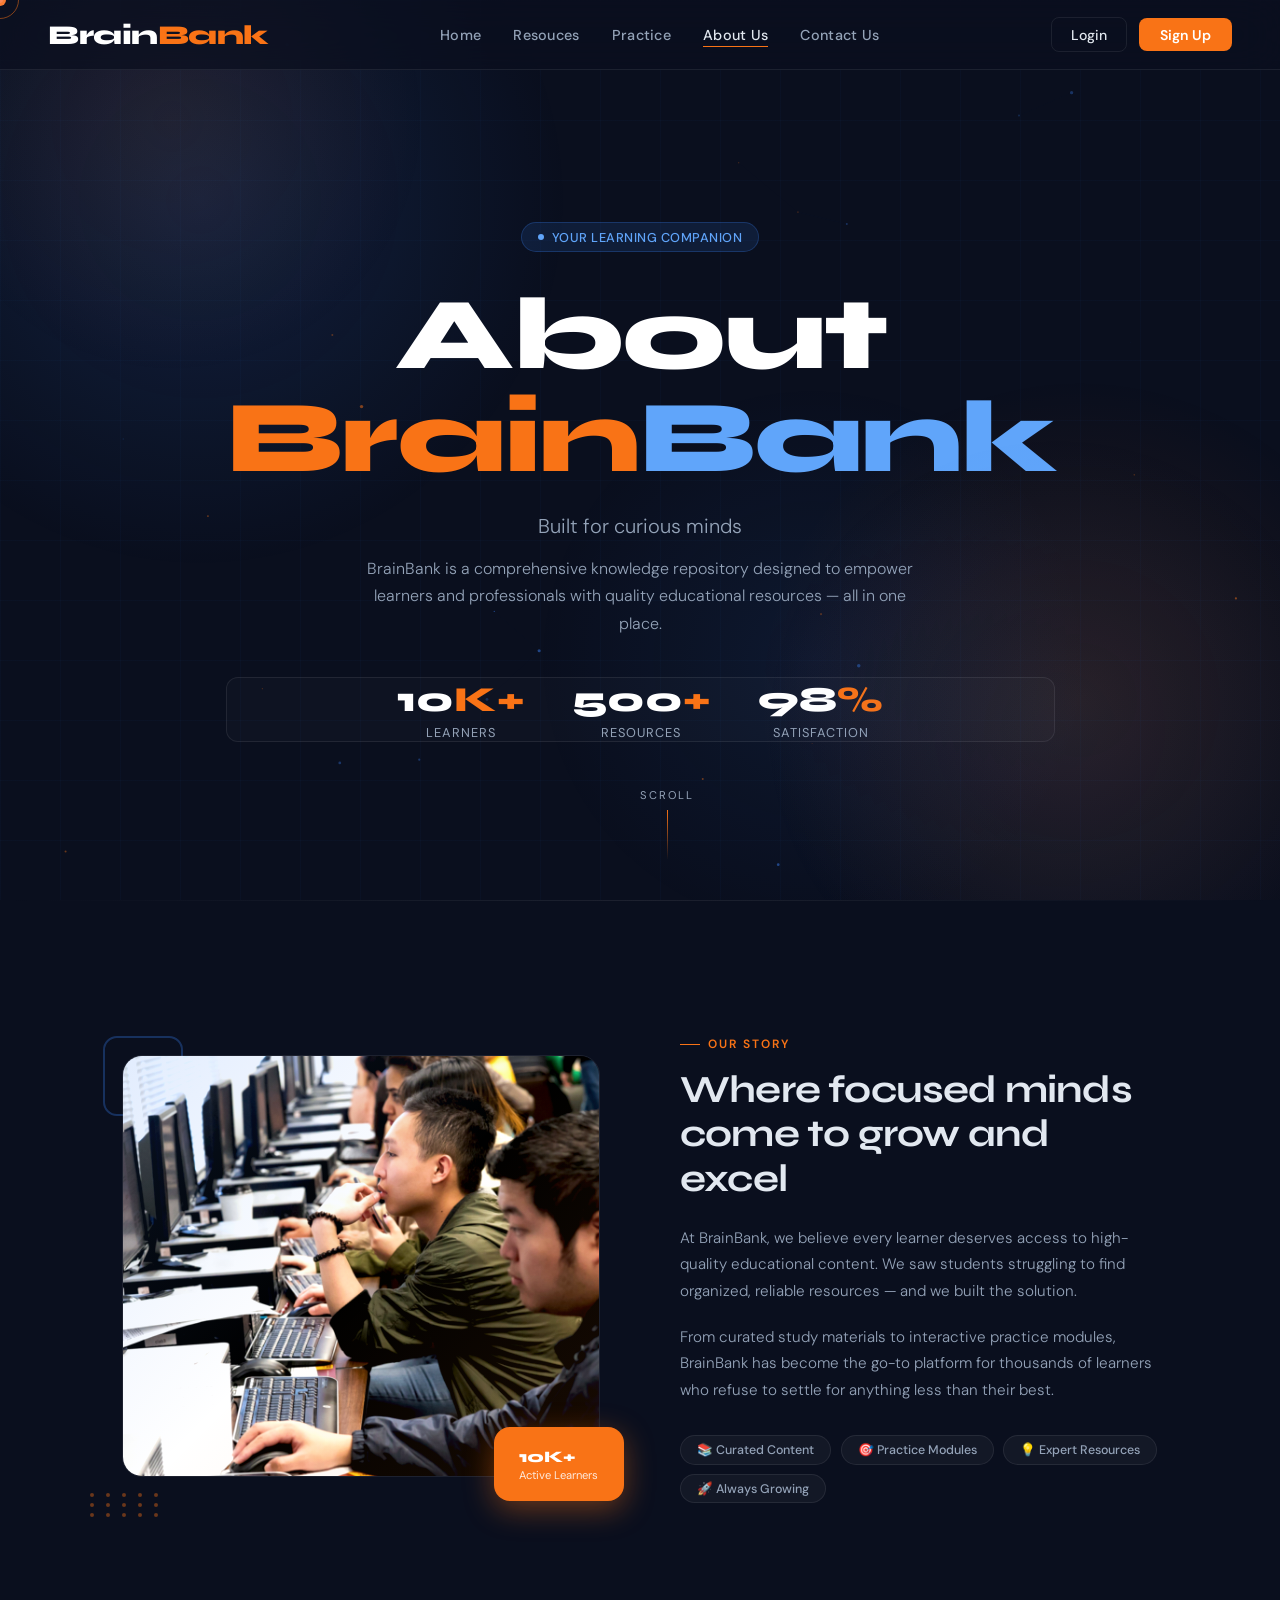
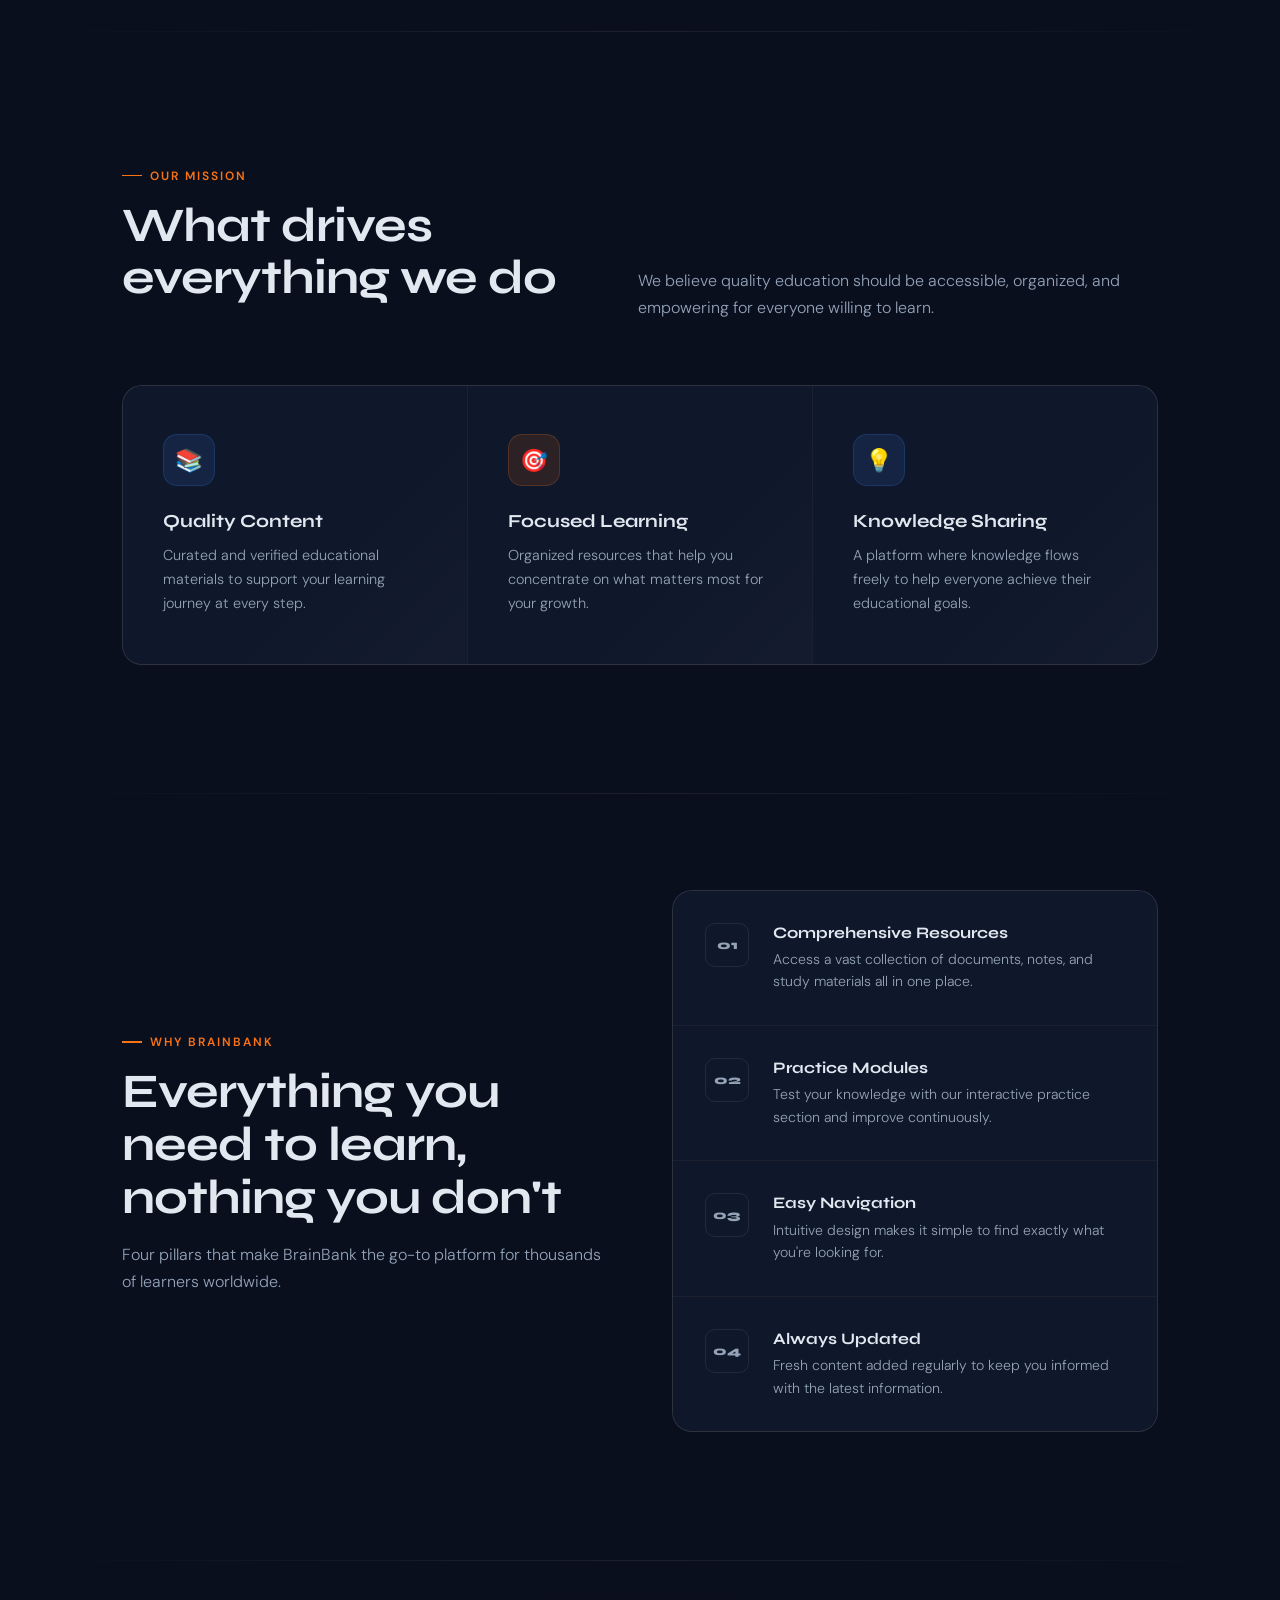
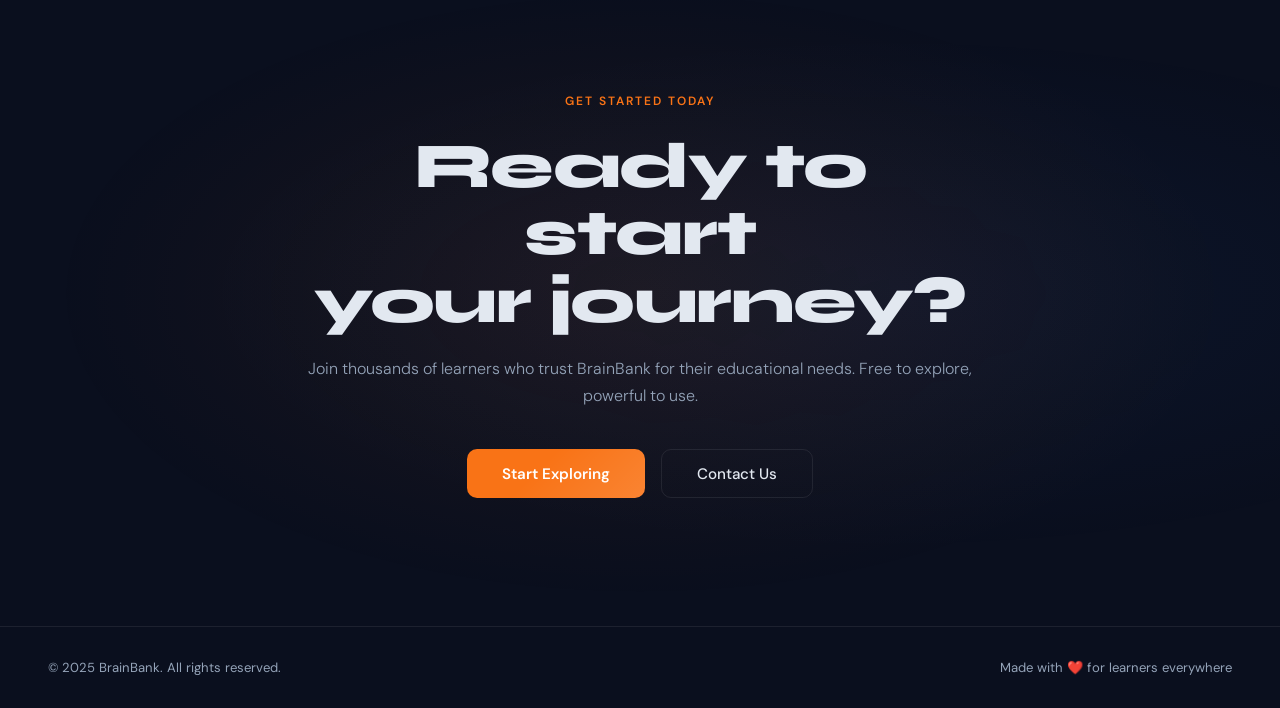
<file: html/aboutPage.html>
<!DOCTYPE html>
<html lang="en">

<head>
    <meta charset="UTF-8">
    <meta name="viewport" content="width=device-width, initial-scale=1.0">
    <title>About Us - BrainBank</title>
    <link
        href="https://fonts.googleapis.com/css2?family=Syne:wght@400;600;700;800&family=DM+Sans:ital,wght@0,300;0,400;0,500;1,300&display=swap"
        rel="stylesheet">
    <link rel="stylesheet" href="../css/style.css">
    <link rel="stylesheet" href="../css/aboutPage.css">
</head>

<body>
    <div class="cursor" id="cursor"></div>
    <div class="cursor-ring" id="cursorRing"></div>
    <div class="mesh-bg">
        <div class="mesh-blob"></div>
    </div>
    <div class="grid-overlay"></div>
    <canvas id="bg-canvas"></canvas>

    <div class="page-wrapper">

        <nav class="navbar" id="navbar">
            <h1 class="headText"><a href="./index.html">Brain<span class="bank">Bank</span></a></h1>
            <div class="nav-pages">
                <ul>
                    <li><a href="./index.html">Home</a></li>
                    <li><a href="./resourcepage.html">Resouces</a></li>
                    <li><a href="./practisePage.html">Practice</a></li>
                    <li><a href="./aboutPage.html" class="active">About Us</a></li>
                    <li><a href="./contactPage.html">Contact Us</a></li>
                </ul>
            </div>
            <div class="nav-actions">
                <button class="btn-login">Login</button>
                <button class="btn-signup">Sign Up</button>
            </div>
        </nav>

        <section class="hero">
            <div class="hero-content">
                <div class="hero-badge"><span class="badge-dot"></span> Your Learning Companion</div>
                <h1 class="hero-title">About<br><span class="hl-orange">Brain</span><span class="hl-blue">Bank</span>
                </h1>
                <p class="hero-subtitle">Built for curious minds</p>
                <p class="hero-description">BrainBank is a comprehensive knowledge repository designed to empower
                    learners and professionals with quality educational resources — all in one place.</p>
                <div class="hero-stats">
                    <div class="stat">
                        <div class="stat-num">10<span>K+</span></div>
                        <div class="stat-label">Learners</div>
                    </div>
                    <div class="stat">
                        <div class="stat-num">500<span>+</span></div>
                        <div class="stat-label">Resources</div>
                    </div>
                    <div class="stat">
                        <div class="stat-num">98<span>%</span></div>
                        <div class="stat-label">Satisfaction</div>
                    </div>
                </div>
            </div>
            <div class="scroll-indicator">
                <span class="scroll-text">Scroll</span>
                <div class="scroll-line"></div>
            </div>
        </section>

        <div class="divider"></div>

        <!-- STORY SECTION WITH IMAGE -->
        <section class="story-section">
            <div class="container">
                <div class="story-grid">
                    <div class="story-image-wrap reveal">
                        <div class="story-accent"></div>
                        <div class="story-image-frame">
                            <img src="../assets/images/aboutUs.png">
                        </div>
                        <div class="story-badge">
                            10K+<span>Active Learners</span>
                        </div>
                        <div class="story-dots">
                            <span></span><span></span><span></span><span></span><span></span>
                            <span></span><span></span><span></span><span></span><span></span>
                            <span></span><span></span><span></span><span></span><span></span>
                        </div>
                    </div>
                    <div class="story-content reveal">
                        <div class="section-label">Our Story</div>
                        <h2>Where focused minds come to grow and excel</h2>
                        <p>At BrainBank, we believe every learner deserves access to high-quality educational content.
                            We saw students struggling to find organized, reliable resources — and we built the
                            solution.</p>
                        <p>From curated study materials to interactive practice modules, BrainBank has become the go-to
                            platform for thousands of learners who refuse to settle for anything less than their best.
                        </p>
                        <div class="story-tags">
                            <span class="story-tag">📚 Curated Content</span>
                            <span class="story-tag">🎯 Practice Modules</span>
                            <span class="story-tag">💡 Expert Resources</span>
                            <span class="story-tag">🚀 Always Growing</span>
                        </div>
                    </div>
                </div>
            </div>
        </section>

        <div class="divider"></div>

        <section class="mission-section">
            <div class="container">
                <div class="mission-top reveal">
                    <div>
                        <div class="section-label">Our Mission</div>
                        <h2 class="section-head">What drives<br>everything we do</h2>
                    </div>
                    <p class="section-sub">We believe quality education should be accessible, organized, and empowering
                        for everyone willing to learn.</p>
                </div>
                <div class="mission-grid reveal">
                    <div class="mission-card">
                        <div class="card-glow"></div>
                        <div class="card-icon icon-blue">📚</div>
                        <h3>Quality Content</h3>
                        <p>Curated and verified educational materials to support your learning journey at every step.
                        </p>
                    </div>
                    <div class="mission-card">
                        <div class="card-glow"></div>
                        <div class="card-icon icon-orange">🎯</div>
                        <h3>Focused Learning</h3>
                        <p>Organized resources that help you concentrate on what matters most for your growth.</p>
                    </div>
                    <div class="mission-card">
                        <div class="card-glow"></div>
                        <div class="card-icon icon-blue">💡</div>
                        <h3>Knowledge Sharing</h3>
                        <p>A platform where knowledge flows freely to help everyone achieve their educational goals.</p>
                    </div>
                </div>
            </div>
        </section>

        <div class="divider"></div>

        <section class="features-section">
            <div class="container">
                <div class="features-layout">
                    <div class="features-left reveal">
                        <div class="section-label">Why BrainBank</div>
                        <h2 class="section-head">Everything you need to learn, nothing you don't</h2>
                        <p class="section-sub" style="margin-top:1rem;">Four pillars that make BrainBank the go-to
                            platform for thousands of learners worldwide.</p>
                    </div>
                    <div class="features-right reveal">
                        <div class="feature-item">
                            <div class="feature-num-box">01</div>
                            <div>
                                <h3>Comprehensive Resources</h3>
                                <p>Access a vast collection of documents, notes, and study materials all in one place.
                                </p>
                            </div>
                        </div>
                        <div class="feature-item">
                            <div class="feature-num-box">02</div>
                            <div>
                                <h3>Practice Modules</h3>
                                <p>Test your knowledge with our interactive practice section and improve continuously.
                                </p>
                            </div>
                        </div>
                        <div class="feature-item">
                            <div class="feature-num-box">03</div>
                            <div>
                                <h3>Easy Navigation</h3>
                                <p>Intuitive design makes it simple to find exactly what you're looking for.</p>
                            </div>
                        </div>
                        <div class="feature-item">
                            <div class="feature-num-box">04</div>
                            <div>
                                <h3>Always Updated</h3>
                                <p>Fresh content added regularly to keep you informed with the latest information.</p>
                            </div>
                        </div>
                    </div>
                </div>
            </div>
        </section>

        <div class="divider"></div>

        <section class="cta-section">
            <div class="cta-inner reveal">
                <div class="cta-tag">Get Started Today</div>
                <h2 class="cta-title">Ready to start<br>your journey?</h2>
                <p class="cta-desc">Join thousands of learners who trust BrainBank for their educational needs. Free to
                    explore, powerful to use.</p>
                <div class="cta-buttons">
                    <button class="cta-primary">Start Exploring</button>
                    <button class="cta-secondary">Contact Us</button>
                </div>
            </div>
        </section>

        <footer>
            <p>© 2025 BrainBank. All rights reserved.</p>
            <p>Made with ❤️ for learners everywhere</p>
        </footer>
    </div>

    <script src="../js/about.js"></script>
    <script src="../js/cursor.js"></script>
</body>

</html>
</file>
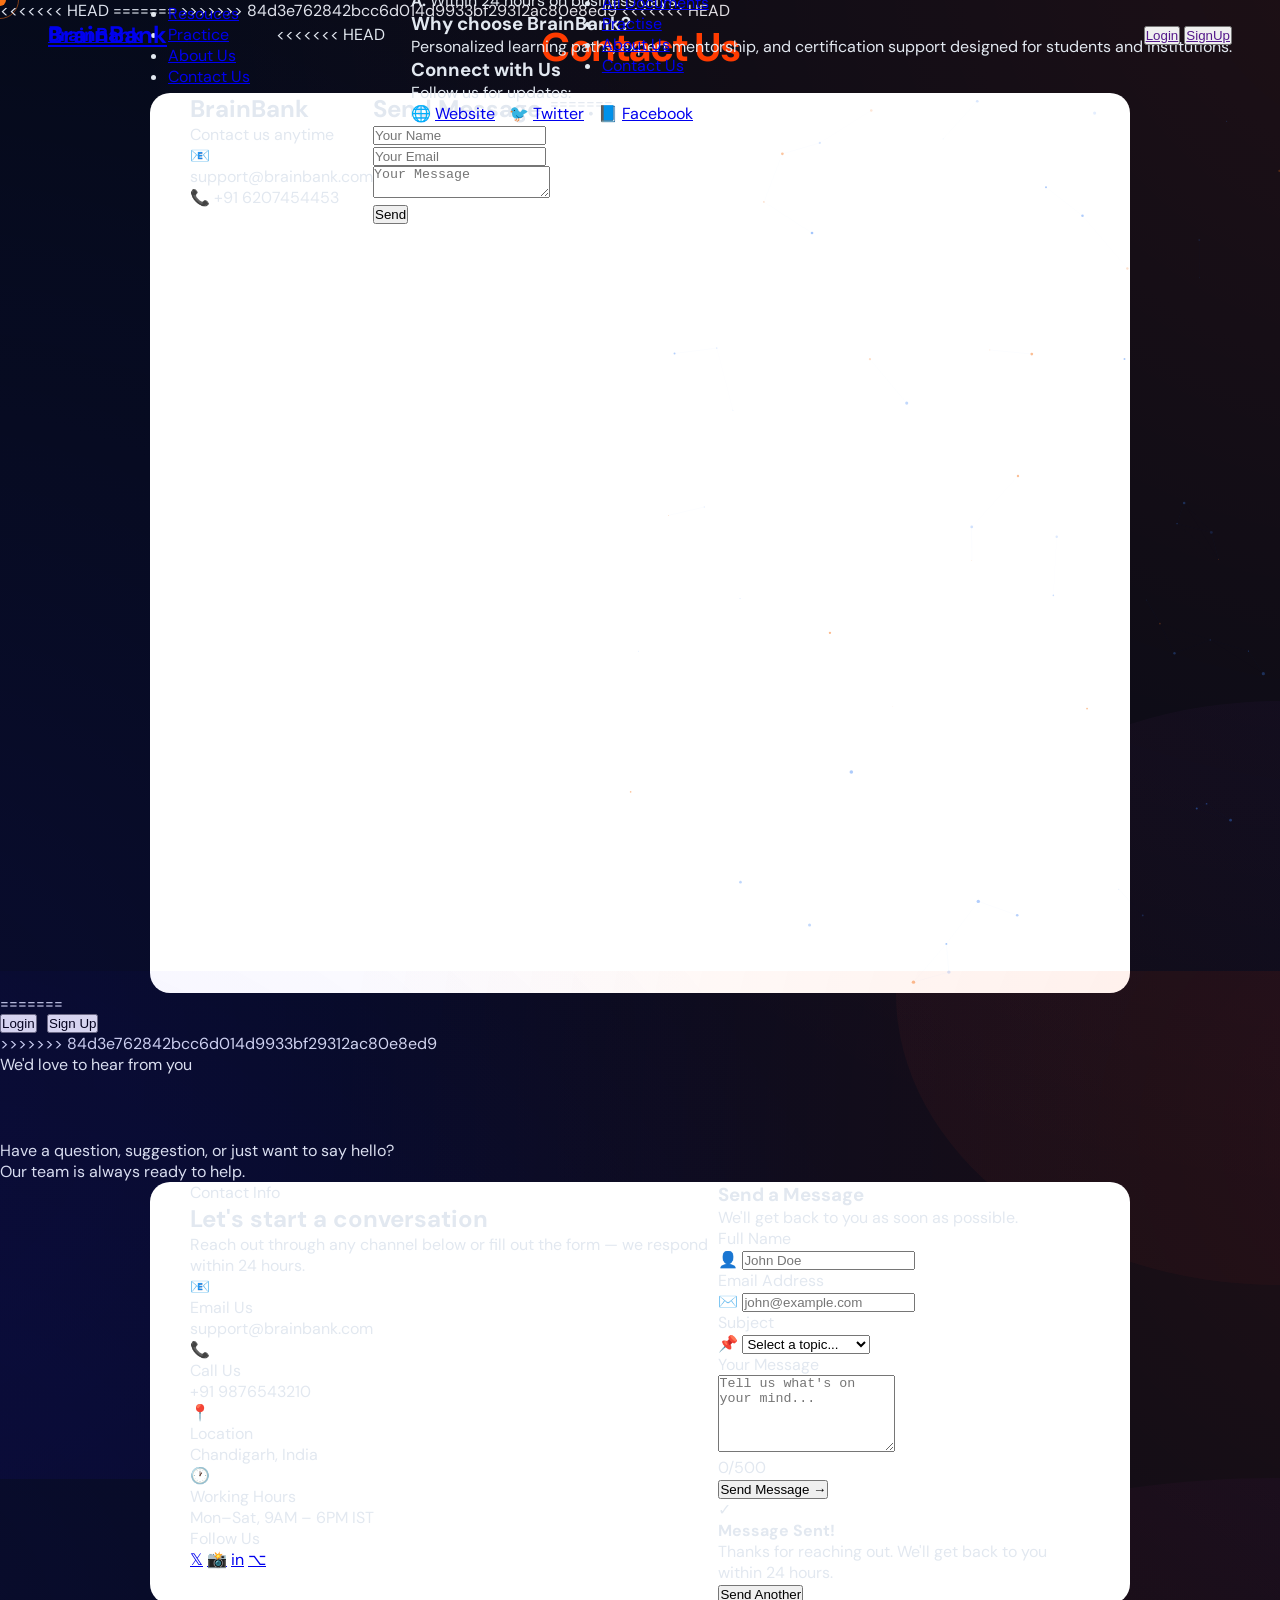
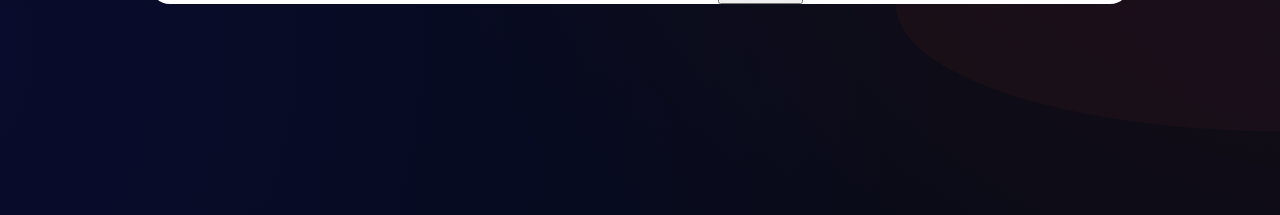
<file: html/contactPage.html>
<!DOCTYPE html>
<html lang="en">
<head>
  <meta charset="UTF-8">
  <meta name="viewport" content="width=device-width, initial-scale=1.0">
<<<<<<< HEAD
  <title>Contact - BrainBank</title>

  <!-- CSS LINK -->
=======
  <title>Contact Us - BrainBank</title>
  <link href="https://fonts.googleapis.com/css2?family=Syne:wght@400;600;700;800&family=DM+Sans:ital,wght@0,300;0,400;0,500;1,300&display=swap" rel="stylesheet">
>>>>>>> 84d3e762842bcc6d014d9933bf29312ac80e8ed9
  <link rel="stylesheet" href="../css/style.css">
  <link rel="stylesheet" href="../css/contactPage.css">
</head>
<body>
<<<<<<< HEAD
  <nav class="navbar">
    <div class="nav">
        <a href="../html/index.html"><h1 class="headText">Brain<span class="bank">Bank</span></h1></a>
    </div>
    <div class="nav-pages">
        <ul class="nav-link">
            <li><a href="../html/index.html">All Documents</a></li>
            <li><a href="../html/index.html">Practise</a></li>
            <li><a href="../html/index.html">About Us</a></li>
            <li><a href="../html/contactPage.html">Contact Us</a></li>
        </ul>
    </div>
    <div class="nav-link">
        <button class="btn btn-1"><a href="">Login</a></button>
        <button class="btn btn-2"><a href="">SignUp</a></button>
    </div>
  </nav>

  <section class="contact-section">
    <h1 class="main-heading">Contact Us</h1>
    <div class="container">
      <div class="contact-info">
        <h1>BrainBank</h1>
        <p>Contact us anytime</p>
        <p>📧 support@brainbank.com</p>
        <p>📞 +91 6207454453</p>
      </div>

      <div class="contact-form">
        <h2>Send Message</h2>
        <form id="form">
          <input type="text" placeholder="Your Name" required>
          <input type="email" placeholder="Your Email" required>
          <textarea placeholder="Your Message" required></textarea>
          <button type="submit">Send</button>
        </form>
        <p id="msg"></p>
      </div>
=======
  <div class="cursor" id="cursor"></div>
  <div class="cursor-ring" id="cursorRing"></div>

  <div class="mesh-bg"><div class="mesh-blob"></div></div>
  <div class="grid-overlay"></div>
  <canvas id="bg-canvas"></canvas>
>>>>>>> 84d3e762842bcc6d014d9933bf29312ac80e8ed9

  <nav class="navbar" id="navbar">
    <h1 class="headText"><a href="./index.html">Brain<span class="bank">Bank</span></a></h1>
    <div class="nav-pages">
      <ul>
        <li><a href="./index.html">Home</a></li>
        <li><a href="./resourcepage.html">Resouces</a></li>
        <li><a href="./practisePage.html">Practice</a></li>
        <li><a href="./aboutPage.html">About Us</a></li>
        <li><a href="./contactPage.html" class="active">Contact Us</a></li>
      </ul>
    </div>
<<<<<<< HEAD

    <section class="extra-features">
      <div class="feature-card">
        <h3>Quick FAQ</h3>
        <p><strong>Q:</strong> How soon will I receive a reply?<br><strong>A:</strong> Within 24 hours on business days.</p>
      </div>
      <div class="feature-card">
        <h3>Why choose BrainBank?</h3>
        <p>Personalized learning paths, expert mentorship, and certification support designed for students and institutions.</p>
      </div>
      <div class="feature-card">
        <h3>Connect with Us</h3>
        <p>Follow us for updates:</p>
        <p class="social-links">🌐 <a href="#">Website</a> • 🐦 <a href="#">Twitter</a> • 📘 <a href="#">Facebook</a></p>
      </div>
    </section>
  </section>
=======
    <div class="nav-actions">
      <button class="btn-login">Login</button>
      <button class="btn-signup">Sign Up</button>
    </div>
  </nav>
>>>>>>> 84d3e762842bcc6d014d9933bf29312ac80e8ed9

  <div class="page-wrapper">

    <section class="contact-hero">
      <div class="hero-badge"><span class="badge-dot"></span> We'd love to hear from you</div>
      <h1 class="hero-title">Get in <span class="hl-orange">Touch</span></h1>
      <p class="hero-sub">Have a question, suggestion, or just want to say hello?<br>Our team is always ready to help.</p>
    </section>

    <section class="contact-section">
      <div class="container">

        <div class="contact-info reveal">
          <div class="info-header">
            <div class="section-label">Contact Info</div>
            <h2>Let's start a <span class="hl-orange">conversation</span></h2>
            <p class="info-desc">Reach out through any channel below or fill out the form — we respond within 24 hours.</p>
          </div>

          <div class="info-cards">
            <div class="info-card">
              <div class="info-icon icon-blue">📧</div>
              <div>
                <div class="info-label">Email Us</div>
                <div class="info-value">support@brainbank.com</div>
              </div>
            </div>
            <div class="info-card">
              <div class="info-icon icon-orange">📞</div>
              <div>
                <div class="info-label">Call Us</div>
                <div class="info-value">+91 9876543210</div>
              </div>
            </div>
            <div class="info-card">
              <div class="info-icon icon-blue">📍</div>
              <div>
                <div class="info-label">Location</div>
                <div class="info-value">Chandigarh, India</div>
              </div>
            </div>
            <div class="info-card">
              <div class="info-icon icon-orange">🕐</div>
              <div>
                <div class="info-label">Working Hours</div>
                <div class="info-value">Mon–Sat, 9AM – 6PM IST</div>
              </div>
            </div>
          </div>

          <div class="social-row">
            <span class="social-label">Follow Us</span>
            <div class="socials">
              <a href="#" class="social-btn" aria-label="Twitter">𝕏</a>
              <a href="#" class="social-btn" aria-label="Instagram">📸</a>
              <a href="#" class="social-btn" aria-label="LinkedIn">in</a>
              <a href="#" class="social-btn" aria-label="GitHub">⌥</a>
            </div>
          </div>
        </div>

        <div class="contact-form-wrap reveal">
          <div class="form-card">
            <div class="form-header">
              <h3>Send a Message</h3>
              <p>We'll get back to you as soon as possible.</p>
            </div>

            <form id="contactForm" novalidate>
              <div class="form-row">
                <div class="field-group">
                  <label for="name">Full Name</label>
                  <div class="input-wrap">
                    <span class="input-icon">👤</span>
                    <input type="text" id="name" placeholder="John Doe" required autocomplete="off">
                  </div>
                  <span class="field-error" id="nameError"></span>
                </div>
                <div class="field-group">
                  <label for="email">Email Address</label>
                  <div class="input-wrap">
                    <span class="input-icon">✉️</span>
                    <input type="email" id="email" placeholder="john@example.com" required autocomplete="off">
                  </div>
                  <span class="field-error" id="emailError"></span>
                </div>
              </div>

              <div class="field-group">
                <label for="subject">Subject</label>
                <div class="input-wrap">
                  <span class="input-icon">📌</span>
                  <select id="subject" required>
                    <option value="" disabled selected>Select a topic...</option>
                    <option value="general">General Inquiry</option>
                    <option value="support">Technical Support</option>
                    <option value="feedback">Feedback</option>
                    <option value="partnership">Partnership</option>
                    <option value="other">Other</option>
                  </select>
                </div>
                <span class="field-error" id="subjectError"></span>
              </div>

              <div class="field-group">
                <label for="message">Your Message</label>
                <div class="input-wrap textarea-wrap">
                  <textarea id="message" placeholder="Tell us what's on your mind..." rows="5" required maxlength="500"></textarea>
                </div>
                <div class="char-count"><span id="charCount">0</span>/500</div>
                <span class="field-error" id="messageError"></span>
              </div>

              <button type="submit" class="submit-btn" id="submitBtn">
                <span class="btn-text">Send Message</span>
                <span class="btn-icon">→</span>
                <span class="btn-loader" id="btnLoader"></span>
              </button>
            </form>

            <div class="success-state" id="successState">
              <div class="success-icon">✓</div>
              <h4>Message Sent!</h4>
              <p>Thanks for reaching out. We'll get back to you within 24 hours.</p>
              <button class="reset-btn" id="resetBtn">Send Another</button>
            </div>
          </div>
        </div>
      </div>
    </section>

  </div>

  <script src="../js/contact.js"></script>
  <script src="../js/cursor.js"></script>
</body>
</html>
</file>
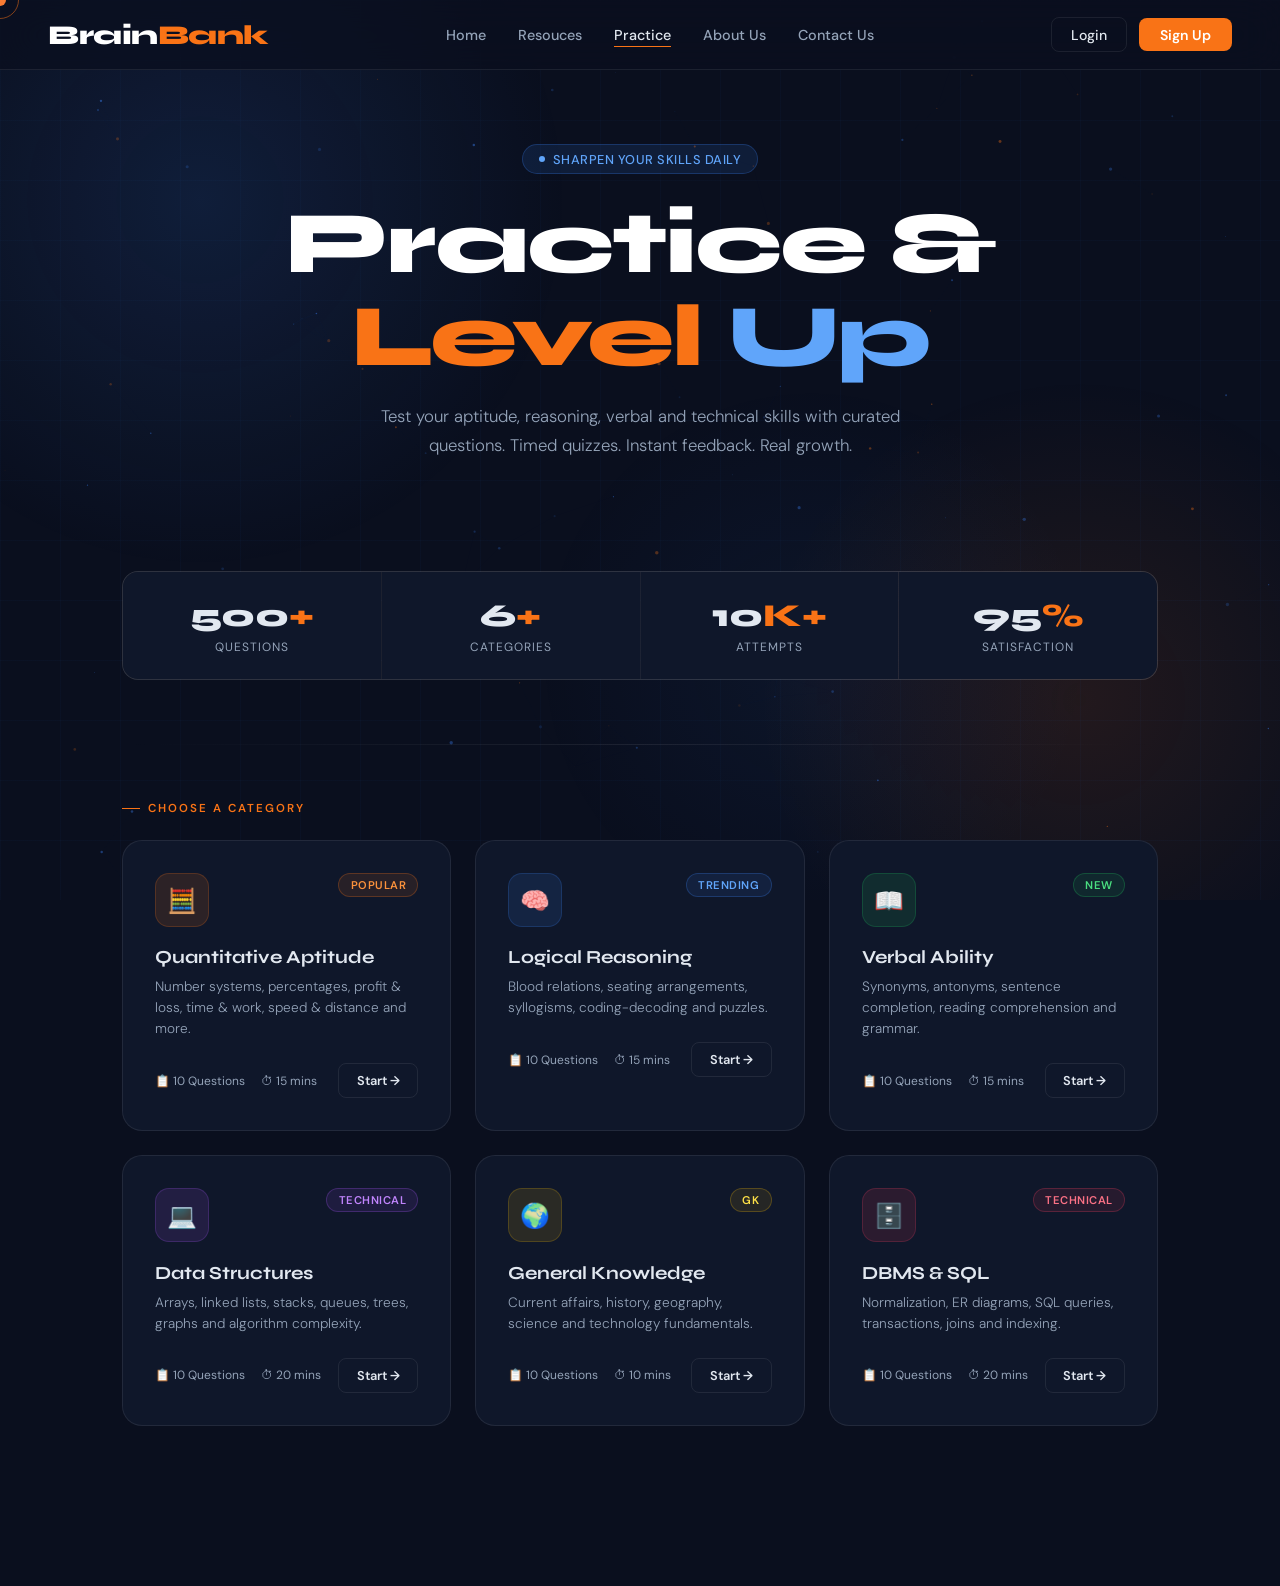
<file: html/practisePage.html>
<!DOCTYPE html>
<html lang="en">

<head>
    <meta charset="UTF-8">
    <meta name="viewport" content="width=device-width, initial-scale=1.0">
    <title>Practise - BrainBank</title>
    <link
    href="https://fonts.googleapis.com/css2?family=Syne:wght@400;600;700;800&family=DM+Sans:ital,wght@0,300;0,400;0,500;1,300&display=swap"
    rel="stylesheet">
    <link rel="stylesheet" href="../css/style.css">
    <link rel="stylesheet" href="../css/practisePage.css">
</head>

<body>
    <div class="cursor" id="cursor"></div>
    <div class="cursor-ring" id="cursorRing"></div>
    <div class="mesh-bg">
        <div class="mesh-blob"></div>
    </div>
    <div class="grid-overlay"></div>
    <canvas id="bg-canvas"></canvas>

    <div class="page-wrapper">

        <!-- NAVBAR -->
        <nav class="navbar" id="navbar">
            <h1 class="headText"><a href="/">Brain<span class="bank">Bank</span></a></h1>
            <div class="nav-pages">
                <ul>
                    <li><a href="./index.html">Home</a></li>
                    <li><a href="./resourcepage.html">Resouces</a></li>
                    <li><a href="./practisePage.html" class="active">Practice</a></li>
                    <li><a href="./aboutPage.html">About Us</a></li>
                    <li><a href="./contactPage.html">Contact Us</a></li>
                </ul>
                </ul>
            </div>
            <div class="nav-actions">
                <button class="btn-login">Login</button>
                <button class="btn-signup">Sign Up</button>
            </div>
        </nav>

        <!-- HERO -->
        <section class="practice-hero">
            <div class="hero-badge"><span class="badge-dot"></span> Sharpen your skills daily</div>
            <h1 class="hero-title">Practice &<br><span class="hl-orange">Level</span> <span class="hl-blue">Up</span>
            </h1>
            <p class="hero-sub">Test your aptitude, reasoning, verbal and technical skills with curated questions. Timed
                quizzes. Instant feedback. Real growth.</p>
        </section>

        <!-- MAIN -->
        <div class="categories-section">

            <!-- STATS -->
            <div class="stats-bar reveal">
                <div class="stat-cell">
                    <div class="stat-num">500<span>+</span></div>
                    <div class="stat-label">Questions</div>
                </div>
                <div class="stat-cell">
                    <div class="stat-num">6<span>+</span></div>
                    <div class="stat-label">Categories</div>
                </div>
                <div class="stat-cell">
                    <div class="stat-num">10<span>K+</span></div>
                    <div class="stat-label">Attempts</div>
                </div>
                <div class="stat-cell">
                    <div class="stat-num">95<span>%</span></div>
                    <div class="stat-label">Satisfaction</div>
                </div>
            </div>

            <div class="page-divider"></div>

            <!-- CATEGORIES -->
            <div class="section-label reveal">Choose a Category</div>
            <div class="cat-grid" id="categoryGrid">

                <div class="cat-card reveal" data-color="orange" data-cat="aptitude" style="animation-delay:0.1s">
                    <div class="cat-top">
                        <div class="cat-icon orange">🧮</div>
                        <span class="cat-badge orange">Popular</span>
                    </div>
                    <div class="cat-title">Quantitative Aptitude</div>
                    <div class="cat-desc">Number systems, percentages, profit & loss, time & work, speed & distance and
                        more.</div>
                    <div class="cat-footer">
                        <div class="cat-meta">
                            <span>📋 10 Questions</span>
                            <span>⏱ 15 mins</span>
                        </div>
                        <button class="start-btn" onclick="startQuiz('aptitude')">Start →</button>
                    </div>
                </div>

                <div class="cat-card reveal" data-color="blue" data-cat="reasoning" style="animation-delay:0.2s">
                    <div class="cat-top">
                        <div class="cat-icon blue">🧠</div>
                        <span class="cat-badge blue">Trending</span>
                    </div>
                    <div class="cat-title">Logical Reasoning</div>
                    <div class="cat-desc">Blood relations, seating arrangements, syllogisms, coding-decoding and
                        puzzles.</div>
                    <div class="cat-footer">
                        <div class="cat-meta">
                            <span>📋 10 Questions</span>
                            <span>⏱ 15 mins</span>
                        </div>
                        <button class="start-btn" onclick="startQuiz('reasoning')">Start →</button>
                    </div>
                </div>

                <div class="cat-card reveal" data-color="green" data-cat="verbal" style="animation-delay:0.3s">
                    <div class="cat-top">
                        <div class="cat-icon green">📖</div>
                        <span class="cat-badge green">New</span>
                    </div>
                    <div class="cat-title">Verbal Ability</div>
                    <div class="cat-desc">Synonyms, antonyms, sentence completion, reading comprehension and grammar.
                    </div>
                    <div class="cat-footer">
                        <div class="cat-meta">
                            <span>📋 10 Questions</span>
                            <span>⏱ 15 mins</span>
                        </div>
                        <button class="start-btn" onclick="startQuiz('verbal')">Start →</button>
                    </div>
                </div>

                <div class="cat-card reveal" data-color="purple" data-cat="ds" style="animation-delay:0.4s">
                    <div class="cat-top">
                        <div class="cat-icon purple">💻</div>
                        <span class="cat-badge purple">Technical</span>
                    </div>
                    <div class="cat-title">Data Structures</div>
                    <div class="cat-desc">Arrays, linked lists, stacks, queues, trees, graphs and algorithm complexity.
                    </div>
                    <div class="cat-footer">
                        <div class="cat-meta">
                            <span>📋 10 Questions</span>
                            <span>⏱ 20 mins</span>
                        </div>
                        <button class="start-btn" onclick="startQuiz('ds')">Start →</button>
                    </div>
                </div>

                <div class="cat-card reveal" data-color="yellow" data-cat="general" style="animation-delay:0.5s">
                    <div class="cat-top">
                        <div class="cat-icon yellow">🌍</div>
                        <span class="cat-badge yellow">GK</span>
                    </div>
                    <div class="cat-title">General Knowledge</div>
                    <div class="cat-desc">Current affairs, history, geography, science and technology fundamentals.
                    </div>
                    <div class="cat-footer">
                        <div class="cat-meta">
                            <span>📋 10 Questions</span>
                            <span>⏱ 10 mins</span>
                        </div>
                        <button class="start-btn" onclick="startQuiz('general')">Start →</button>
                    </div>
                </div>

                <div class="cat-card reveal" data-color="rose" data-cat="dbms" style="animation-delay:0.6s">
                    <div class="cat-top">
                        <div class="cat-icon rose">🗄️</div>
                        <span class="cat-badge rose">Technical</span>
                    </div>
                    <div class="cat-title">DBMS & SQL</div>
                    <div class="cat-desc">Normalization, ER diagrams, SQL queries, transactions, joins and indexing.
                    </div>
                    <div class="cat-footer">
                        <div class="cat-meta">
                            <span>📋 10 Questions</span>
                            <span>⏱ 20 mins</span>
                        </div>
                        <button class="start-btn" onclick="startQuiz('dbms')">Start →</button>
                    </div>
                </div>

            </div>
        </div>
    </div>

    <!-- ══════════════════════════════
     QUIZ MODAL
══════════════════════════════ -->
    <div class="quiz-overlay" id="quizOverlay">
        <div class="quiz-modal" id="quizModal">
            <div class="quiz-bar"></div>

            <!-- QUESTION VIEW -->
            <div id="quizView">
                <div class="quiz-header">
                    <div class="quiz-cat-info">
                        <div class="quiz-cat-icon" id="quizCatIcon"></div>
                        <div class="quiz-cat-name" id="quizCatName"></div>
                    </div>
                    <div class="quiz-controls">
                        <div class="quiz-timer" id="quizTimer">⏱ 15:00</div>
                        <button class="close-quiz" onclick="closeQuiz()">✕</button>
                    </div>
                </div>

                <div class="quiz-progress-wrap">
                    <div class="progress-row">
                        <span class="progress-label" id="progressLabel">Question 1 of 10</span>
                        <span class="progress-label" id="scoreLabel">Score: 0</span>
                    </div>
                    <div class="progress-track">
                        <div class="progress-fill" id="progressFill" style="width:10%"></div>
                    </div>
                </div>

                <div class="quiz-body">
                    <div class="q-number" id="qNumber">Question 01</div>
                    <div class="q-text" id="qText"></div>
                    <div class="options-grid" id="optionsGrid"></div>
                    <div class="explanation-box" id="explanationBox">
                        <div class="exp-label">💡 Explanation</div>
                        <div class="exp-text" id="expText"></div>
                    </div>
                </div>

                <div class="quiz-footer">
                    <div class="q-dots" id="qDots"></div>
                    <button class="next-btn" id="nextBtn" onclick="nextQuestion()" disabled>Next →</button>
                </div>
            </div>

            <!-- RESULTS VIEW -->
            <div class="results-screen" id="resultsView">
                <div class="results-circle" id="resultsCircle">
                    <svg width="120" height="120" viewBox="0 0 120 120">
                        <circle cx="60" cy="60" r="52" fill="none" stroke="var(--dark-3)" stroke-width="8" />
                        <circle cx="60" cy="60" r="52" fill="none" stroke="url(#scoreGrad)" stroke-width="8"
                            stroke-linecap="round" id="scoreArc" stroke-dasharray="326.7" stroke-dashoffset="326.7" />
                        <defs>
                            <linearGradient id="scoreGrad" x1="0%" y1="0%" x2="100%" y2="0%">
                                <stop offset="0%" stop-color="#3B82F6" />
                                <stop offset="100%" stop-color="#F97316" />
                            </linearGradient>
                        </defs>
                    </svg>
                    <div class="results-score-num" id="resultsPct">0%</div>
                    <div class="results-score-label">Score</div>
                </div>
                <div class="results-title" id="resultsTitle">Well Done!</div>
                <div class="results-sub" id="resultsSub">Keep practicing to improve your score</div>
                <div class="results-stats">
                    <div class="results-stat">
                        <div class="results-stat-num" id="resCorrect" style="color:var(--green)">0</div>
                        <div class="results-stat-label">Correct</div>
                    </div>
                    <div class="results-stat">
                        <div class="results-stat-num" id="resWrong" style="color:var(--red)">0</div>
                        <div class="results-stat-label">Wrong</div>
                    </div>
                    <div class="results-stat">
                        <div class="results-stat-num" id="resTime" style="color:var(--blue-light)">0s</div>
                        <div class="results-stat-label">Time Taken</div>
                    </div>
                </div>
                <div class="results-actions">
                    <button class="btn-retry" id="retryBtn">↺ Try Again</button>
                    <button class="btn-home" onclick="closeQuiz()">← Back to Categories</button>
                </div>
            </div>

        </div>
    </div>

    <script src="../js/practise.js"></script>
    <script src="../js/cursor.js"></script>
</body>

</html>
</file>
<file: css/style.css>
:root {
    --orange: #F97316;
    --orange-light: #FB923C;
    --orange-dim: rgba(249, 115, 22, 0.12);
    --blue: #3B82F6;
    --blue-light: #60A5FA;
    --blue-dim: rgba(59, 130, 246, 0.12);
    --dark: #060B18;
    --dark-2: #0A1020;
    --dark-3: #0F172A;
    --dark-4: #1E293B;
    --text: #E2E8F0;
    --muted: #94A3B8;
    --subtle: #475569;
    --glass: rgba(255, 255, 255, 0.03);
    --glass-border: rgba(255, 255, 255, 0.07);
    --glow-orange: 0 0 40px rgba(249, 115, 22, 0.25);
    --glow-blue: 0 0 40px rgba(59, 130, 246, 0.2);
}

*,
*::before,
*::after {
    box-sizing: border-box;
    margin: 0;
    padding: 0;
}

html {
    scroll-behavior: smooth;
}

body {
    font-family: 'DM Sans', sans-serif;
    background: var(--dark);
    color: var(--text);
    overflow-x: hidden;
    cursor: none;
}

/* ── CUSTOM CURSOR ── */
.cursor {
    position: fixed;
    width: 12px;
    height: 12px;
    background: var(--orange);
    border-radius: 50%;
    pointer-events: none;
    z-index: 9999;
    transform: translate(-50%, -50%);
    transition: width 0.2s, height 0.2s, background 0.2s;
    mix-blend-mode: screen;
}

.cursor-ring {
    position: fixed;
    width: 38px;
    height: 38px;
    border: 1.5px solid rgba(249, 115, 22, 0.5);
    border-radius: 50%;
    pointer-events: none;
    z-index: 9998;
    transform: translate(-50%, -50%);
    transition: width 0.3s, height 0.3s, border-color 0.3s;
    transition-delay: 0.04s;
}

body:has(a:hover) .cursor,
.cursor.hovered {
    width: 20px;
    height: 20px;
    background: var(--orange-light);
}

body:has(a:hover) .cursor-ring,
.cursor-ring.hovered {
    width: 55px;
    height: 55px;
    border-color: var(--orange);
}

/* ── THREE.JS CANVAS ── */
#three-canvas {
    position: fixed;
    top: 0;
    left: 0;
    width: 100%;
    height: 100%;
    z-index: 0;
    pointer-events: none;
}

/* ── NOISE ── */
.noise {
    position: fixed;
    inset: 0;
    z-index: 1;
    pointer-events: none;
    opacity: 0.035;
    background-image: url("data:image/svg+xml,%3Csvg viewBox='0 0 256 256' xmlns='http://www.w3.org/2000/svg'%3E%3Cfilter id='noise'%3E%3CfeTurbulence type='fractalNoise' baseFrequency='0.9' numOctaves='4' stitchTiles='stitch'/%3E%3C/filter%3E%3Crect width='100%25' height='100%25' filter='url(%23noise)'/%3E%3C/svg%3E");
    background-size: 200px 200px;
}

/* ── GRID ── */
.grid-bg {
    position: fixed;
    inset: 0;
    z-index: 1;
    pointer-events: none;
    background-image:
        linear-gradient(rgba(59, 130, 246, 0.04) 1px, transparent 1px),
        linear-gradient(90deg, rgba(59, 130, 246, 0.04) 1px, transparent 1px);
    background-size: 70px 70px;
}

/* ── PAGE WRAPPER ── */
.page {
    position: relative;
    z-index: 2;
}

/* ── NAVBAR ── */
.navbar {
    position: fixed;
    top: 0;
    left: 0;
    right: 0;
    z-index: 100;
    display: flex;
    align-items: center;
    justify-content: space-between;
    padding: 0 3rem;
    height: 68px;
    transition: all 0.4s;
}

.navbar.scrolled {
    background: rgba(6, 11, 24, 0.9);
    backdrop-filter: blur(24px);
    border-bottom: 1px solid var(--glass-border);
    box-shadow: 0 4px 40px rgba(0, 0, 0, 0.4);
}

.logo {
    font-family: 'Syne', sans-serif;
    font-size: 1.6rem;
    font-weight: 800;
    color: #fff;
    text-decoration: none;
    letter-spacing: -0.5px;
    flex-shrink: 0;
}

.logo .bank {
    color: var(--orange);
}

.nav-links {
    display: flex;
    gap: 2rem;
    list-style: none;
}

.nav-links a {
    text-decoration: none;
    color: var(--muted);
    font-size: 0.88rem;
    font-weight: 500;
    transition: color 0.2s;
    position: relative;
    white-space: nowrap;
}

.nav-links a::after {
    content: '';
    position: absolute;
    bottom: -3px;
    left: 0;
    width: 0;
    height: 1.5px;
    background: var(--orange);
    transition: width 0.3s;
}

.nav-links a:hover {
    color: var(--text);
}

.nav-links a:hover::after {
    width: 100%;
}

.nav-actions {
    display: flex;
    gap: 0.65rem;
    align-items: center;
    flex-shrink: 0;
}

.btn-ghost {
    background: transparent;
    border: 1px solid var(--glass-border);
    color: var(--text);
    padding: 0.45rem 1.1rem;
    border-radius: 8px;
    font-family: 'DM Sans', sans-serif;
    font-size: 0.85rem;
    font-weight: 500;
    cursor: none;
    transition: all 0.2s;
    white-space: nowrap;
}

.btn-ghost:hover {
    border-color: rgba(255, 255, 255, 0.2);
    background: var(--glass);
}

.btn-glow {
    background: var(--orange);
    border: none;
    color: #fff;
    padding: 0.45rem 1.2rem;
    border-radius: 8px;
    font-family: 'DM Sans', sans-serif;
    font-size: 0.85rem;
    font-weight: 700;
    cursor: none;
    transition: all 0.25s;
    position: relative;
    overflow: hidden;
    white-space: nowrap;
}

.btn-glow::before {
    content: '';
    position: absolute;
    inset: 0;
    background: linear-gradient(135deg, transparent 30%, rgba(255, 255, 255, 0.15));
    pointer-events: none;
}

.btn-glow:hover {
    background: var(--orange-light);
    box-shadow: 0 6px 20px rgba(249, 115, 22, 0.5);
    transform: translateY(-1px);
}

/* ══════════════════════════════
   HERO
══════════════════════════════ */
.hero {
    min-height: 100vh;
    display: flex;
    align-items: center;
    padding: 6rem 3rem 4rem;
    position: relative;
    overflow: hidden;
}

.hero::before {
    content: '';
    position: absolute;
    top: -20%;
    left: -10%;
    width: 600px;
    height: 600px;
    background: radial-gradient(circle, rgba(249, 115, 22, 0.08) 0%, transparent 60%);
    pointer-events: none;
    animation: pulseBlob 8s ease-in-out infinite alternate;
}

.hero::after {
    content: '';
    position: absolute;
    bottom: -20%;
    right: -10%;
    width: 700px;
    height: 700px;
    background: radial-gradient(circle, rgba(59, 130, 246, 0.07) 0%, transparent 60%);
    pointer-events: none;
    animation: pulseBlob 11s ease-in-out infinite alternate-reverse;
}

@keyframes pulseBlob {
    from {
        transform: scale(1) translate(0, 0);
    }

    to {
        transform: scale(1.15) translate(30px, -20px);
    }
}

.hero-inner {
    max-width: 1200px;
    margin: 0 auto;
    width: 100%;
    display: grid;
    grid-template-columns: 1fr 1fr;
    gap: 5rem;
    align-items: center;
}

/* ── HERO LEFT ── */
.hero-left {
    display: flex;
    flex-direction: column;
    align-items: flex-start;
}

.hero-pill {
    display: inline-flex;
    align-items: center;
    gap: 0.5rem;
    background: rgba(249, 115, 22, 0.1);
    border: 1px solid rgba(249, 115, 22, 0.25);
    border-radius: 100px;
    padding: 0.35rem 0.9rem;
    font-size: 0.72rem;
    font-weight: 600;
    color: var(--orange-light);
    text-transform: uppercase;
    letter-spacing: 0.8px;
    margin-bottom: 1.4rem;
    opacity: 0;
}

.pill-dot {
    width: 6px;
    height: 6px;
    background: var(--orange);
    border-radius: 50%;
    animation: pulse2 1.8s ease-in-out infinite;
    flex-shrink: 0;
}

@keyframes pulse2 {

    0%,
    100% {
        box-shadow: 0 0 0 0 rgba(249, 115, 22, 0.6);
    }

    50% {
        box-shadow: 0 0 0 6px rgba(249, 115, 22, 0);
    }
}

/* ── HERO TITLE — clean 2-line, moderate size ── */
.hero-title {
    font-family: 'Syne', sans-serif;
    font-size: clamp(2rem, 3.2vw, 3rem);
    font-weight: 800;
    letter-spacing: -0.8px;
    line-height: 1.2;
    margin-bottom: 1rem;
    opacity: 0;
    color: #fff;
}

.hero-title .hl-o {
    color: var(--orange);
}

.hero-title .hl-b {
    color: var(--blue-light);
}

/* ── TYPED ── */
.typed-wrap {
    font-size: 1rem;
    font-family: 'DM Sans', sans-serif;
    font-weight: 500;
    color: var(--blue-light);
    margin-bottom: 1rem;
    min-height: 1.6rem;
    opacity: 0;
    display: flex;
    align-items: center;
    gap: 0;
}

.typed-cursor {
    display: inline-block;
    width: 2px;
    height: 1em;
    background: var(--orange);
    margin-left: 2px;
    vertical-align: middle;
    animation: blink 0.9s step-end infinite;
}

@keyframes blink {

    0%,
    100% {
        opacity: 1;
    }

    50% {
        opacity: 0;
    }
}

/* ── HERO DESC ── */
.hero-desc {
    color: var(--muted);
    font-size: 0.92rem;
    font-weight: 300;
    line-height: 1.75;
    max-width: 460px;
    margin-bottom: 1.8rem;
    opacity: 0;
}

/* ── HERO CTA ── */
.hero-cta {
    display: flex;
    gap: 0.85rem;
    align-items: center;
    flex-wrap: wrap;
    opacity: 0;
}

.cta-primary {
    background: var(--orange);
    color: #fff;
    border: none;
    padding: 0.7rem 1.6rem;
    border-radius: 10px;
    font-family: 'DM Sans', sans-serif;
    font-size: 0.88rem;
    font-weight: 700;
    cursor: none;
    transition: all 0.25s;
    display: inline-flex;
    align-items: center;
    gap: 0.45rem;
    position: relative;
    overflow: hidden;
    white-space: nowrap;
}

.cta-primary::after {
    content: '';
    position: absolute;
    inset: 0;
    background: linear-gradient(135deg, transparent 40%, rgba(255, 255, 255, 0.12));
    pointer-events: none;
}

.cta-primary:hover {
    transform: translateY(-2px);
    box-shadow: 0 10px 25px rgba(249, 115, 22, 0.45);
    background: var(--orange-light);
}

.cta-secondary {
    background: transparent;
    color: var(--text);
    border: 1px solid var(--glass-border);
    padding: 0.7rem 1.6rem;
    border-radius: 10px;
    font-family: 'DM Sans', sans-serif;
    font-size: 0.88rem;
    font-weight: 500;
    cursor: none;
    transition: all 0.25s;
    display: inline-flex;
    align-items: center;
    gap: 0.45rem;
    white-space: nowrap;
}

.cta-secondary:hover {
    border-color: rgba(255, 255, 255, 0.2);
    background: rgba(255, 255, 255, 0.04);
    transform: translateY(-2px);
}

.cta-arrow {
    font-size: 0.95rem;
    transition: transform 0.2s;
}

.cta-primary:hover .cta-arrow {
    transform: translateX(3px);
}

/* ── HERO STATS ── */
.hero-stats {
    display: flex;
    gap: 0;
    margin-top: 2rem;
    opacity: 0;
    border: 1px solid var(--glass-border);
    border-radius: 12px;
    overflow: hidden;
    background: rgba(255, 255, 255, 0.02);
}

.hstat {
    text-align: center;
    padding: 0.9rem 1.4rem;
    border-right: 1px solid var(--glass-border);
    flex: 1;
}

.hstat:last-child {
    border-right: none;
}

.hstat-num {
    font-family: 'Syne', sans-serif;
    font-size: 1.35rem;
    font-weight: 800;
    color: #fff;
    line-height: 1.2;
}

.hstat-num span {
    color: var(--orange);
}

.hstat-label {
    font-size: 0.62rem;
    color: var(--muted);
    text-transform: uppercase;
    letter-spacing: 1px;
    margin-top: 0.15rem;
}

/* ── HERO RIGHT — 3D CARD STACK ── */
.hero-right {
    position: relative;
    display: flex;
    justify-content: center;
    align-items: center;
    opacity: 0;
}

.card-stack {
    position: relative;
    width: 320px;
    height: 400px;
}

.stack-card {
    position: absolute;
    width: 290px;
    border-radius: 18px;
    padding: 1.6rem;
    border: 1px solid var(--glass-border);
    transition: all 0.4s;
}

.sc1 {
    background: linear-gradient(135deg, rgba(249, 115, 22, 0.08), rgba(249, 115, 22, 0.02));
    top: 0;
    left: 50%;
    transform: translateX(-50%);
    z-index: 3;
    box-shadow: var(--glow-orange);
}

.sc2 {
    background: linear-gradient(135deg, rgba(59, 130, 246, 0.08), rgba(59, 130, 246, 0.02));
    top: 22px;
    left: calc(50% + 18px);
    transform: translateX(-50%);
    z-index: 2;
    filter: blur(0.5px);
}

.sc3 {
    background: rgba(30, 41, 59, 0.5);
    top: 44px;
    left: calc(50% + 36px);
    transform: translateX(-50%);
    z-index: 1;
    filter: blur(1px);
}

.sc-icon {
    width: 42px;
    height: 42px;
    border-radius: 11px;
    display: flex;
    align-items: center;
    justify-content: center;
    font-size: 1.2rem;
    margin-bottom: 1rem;
}

.sc-icon.o {
    background: var(--orange-dim);
    border: 1px solid rgba(249, 115, 22, 0.2);
}

.sc-icon.b {
    background: var(--blue-dim);
    border: 1px solid rgba(59, 130, 246, 0.2);
}

.sc-title {
    font-family: 'Syne', sans-serif;
    font-size: 0.95rem;
    font-weight: 700;
    margin-bottom: 0.35rem;
}

.sc-sub {
    font-size: 0.75rem;
    color: var(--muted);
    font-weight: 300;
    line-height: 1.5;
    margin-bottom: 1.1rem;
}

.sc-bar-label {
    font-size: 0.67rem;
    color: var(--muted);
    display: flex;
    justify-content: space-between;
    margin-bottom: 0.35rem;
}

.sc-bar {
    height: 4px;
    background: rgba(255, 255, 255, 0.06);
    border-radius: 100px;
    overflow: hidden;
    margin-bottom: 0.55rem;
}

.sc-bar-fill {
    height: 100%;
    border-radius: 100px;
    animation: barGrow 2s 1s both;
}

@keyframes barGrow {
    from {
        width: 0;
    }

    to {
        width: var(--w);
    }
}

.sc-bar-fill.o {
    background: linear-gradient(to right, var(--orange), var(--orange-light));
    --w: 78%;
}

.sc-bar-fill.b {
    background: linear-gradient(to right, var(--blue), var(--blue-light));
    --w: 62%;
}

.sc-bar-fill.g {
    background: linear-gradient(to right, #22C55E, #4ADE80);
    --w: 85%;
}

.floating-badge {
    position: absolute;
    background: var(--dark-4);
    border: 1px solid var(--glass-border);
    border-radius: 10px;
    padding: 0.5rem 0.9rem;
    display: flex;
    align-items: center;
    gap: 0.45rem;
    font-size: 0.72rem;
    font-weight: 600;
    white-space: nowrap;
    animation: float 4s ease-in-out infinite;
    z-index: 10;
}

.fb1 {
    top: -16px;
    right: -20px;
    animation-delay: 0s;
}

.fb2 {
    bottom: 20px;
    left: -30px;
    animation-delay: 1.5s;
}

@keyframes float {

    0%,
    100% {
        transform: translateY(0);
    }

    50% {
        transform: translateY(-8px);
    }
}

/* ── MARQUEE ── */
.marquee-section {
    border-top: 1px solid var(--glass-border);
    border-bottom: 1px solid var(--glass-border);
    background: rgba(249, 115, 22, 0.04);
    padding: 0.85rem 0;
    overflow: hidden;
    position: relative;
    z-index: 2;
}

.marquee-track {
    display: flex;
    white-space: nowrap;
    animation: marqueeScroll 30s linear infinite;
}

.marquee-track:hover {
    animation-play-state: paused;
}

.marquee-item {
    display: inline-flex;
    align-items: center;
    gap: 0.45rem;
    font-size: 0.82rem;
    font-weight: 500;
    color: var(--muted);
    padding: 0 2.2rem;
}

.marquee-item span {
    color: var(--orange-light);
}

@keyframes marqueeScroll {
    from {
        transform: translateX(0);
    }

    to {
        transform: translateX(-50%);
    }
}

/* ══════════════════════════════
   SHARED SECTION STYLES
══════════════════════════════ */
section {
    position: relative;
    z-index: 2;
}

.container {
    max-width: 1160px;
    margin: 0 auto;
    padding: 0 2.5rem;
}

.sec-pad {
    padding: 7rem 0;
}

.sec-label {
    display: inline-flex;
    align-items: center;
    gap: 0.5rem;
    font-size: 0.7rem;
    font-weight: 700;
    text-transform: uppercase;
    letter-spacing: 2px;
    color: var(--orange);
    margin-bottom: 0.75rem;
}

.sec-label::before {
    content: '';
    width: 16px;
    height: 1.5px;
    background: var(--orange);
    flex-shrink: 0;
}

/* Section title — restrained, not overwhelming */
.sec-title {
    font-family: 'Syne', sans-serif;
    font-size: clamp(1.5rem, 2.2vw, 2rem);
    font-weight: 700;
    letter-spacing: -0.3px;
    line-height: 1.25;
    margin-bottom: 0.75rem;
    color: #fff;
}

.sec-sub {
    color: var(--muted);
    font-size: 0.9rem;
    font-weight: 300;
    line-height: 1.7;
    max-width: 520px;
}

.divider {
    width: 100%;
    height: 1px;
    background: linear-gradient(to right, transparent, var(--glass-border), transparent);
}

/* ══════════════════════════════
   FEATURES GRID
══════════════════════════════ */
.features-grid {
    display: grid;
    grid-template-columns: repeat(3, 1fr);
    gap: 1px;
    background: var(--glass-border);
    border: 1px solid var(--glass-border);
    border-radius: 20px;
    overflow: hidden;
    margin-top: 3rem;
}

.feat-card {
    background: var(--dark-3);
    padding: 2.2rem;
    position: relative;
    transition: background 0.3s;
    overflow: hidden;
}

.feat-card:hover {
    background: var(--dark-4);
}

.feat-card::before {
    content: '';
    position: absolute;
    top: 0;
    left: 0;
    right: 0;
    height: 2px;
    opacity: 0;
    transition: opacity 0.3s;
}

.feat-card:hover::before {
    opacity: 1;
}

.feat-card.c1::before {
    background: var(--orange);
}

.feat-card.c2::before {
    background: var(--blue);
}

.feat-card.c3::before {
    background: #22C55E;
}

.feat-card.c4::before {
    background: #A855F7;
}

.feat-card.c5::before {
    background: #EAB308;
}

.feat-card.c6::before {
    background: var(--orange);
}

.feat-num {
    font-family: 'Syne', sans-serif;
    font-size: 2.8rem;
    font-weight: 800;
    opacity: 0.05;
    position: absolute;
    top: 1.2rem;
    right: 1.2rem;
    line-height: 1;
}

.feat-icon {
    width: 46px;
    height: 46px;
    border-radius: 12px;
    display: flex;
    align-items: center;
    justify-content: center;
    font-size: 1.2rem;
    margin-bottom: 1.1rem;
}

.feat-icon.o {
    background: var(--orange-dim);
    border: 1px solid rgba(249, 115, 22, 0.2);
}

.feat-icon.b {
    background: var(--blue-dim);
    border: 1px solid rgba(59, 130, 246, 0.2);
}

.feat-icon.g {
    background: rgba(34, 197, 94, 0.1);
    border: 1px solid rgba(34, 197, 94, 0.2);
}

.feat-icon.p {
    background: rgba(168, 85, 247, 0.1);
    border: 1px solid rgba(168, 85, 247, 0.2);
}

.feat-icon.y {
    background: rgba(234, 179, 8, 0.1);
    border: 1px solid rgba(234, 179, 8, 0.2);
}

.feat-title {
    font-family: 'Syne', sans-serif;
    font-size: 0.98rem;
    font-weight: 700;
    margin-bottom: 0.5rem;
}

.feat-desc {
    color: var(--muted);
    font-size: 0.82rem;
    line-height: 1.6;
    font-weight: 300;
}

/* ══════════════════════════════
   STATS SECTION
══════════════════════════════ */
.stats-section {
    padding: 6rem 0;
    background: linear-gradient(135deg, rgba(249, 115, 22, 0.04) 0%, rgba(59, 130, 246, 0.04) 100%);
    border-top: 1px solid var(--glass-border);
    border-bottom: 1px solid var(--glass-border);
}

.stats-grid {
    display: grid;
    grid-template-columns: repeat(4, 1fr);
    gap: 1px;
    background: var(--glass-border);
    border: 1px solid var(--glass-border);
    border-radius: 18px;
    overflow: hidden;
}

.stat-cell {
    background: var(--dark-2);
    padding: 2.2rem 1.5rem;
    text-align: center;
    position: relative;
    overflow: hidden;
    transition: background 0.3s;
}

.stat-cell:hover {
    background: var(--dark-3);
}

.stat-cell::before {
    content: '';
    position: absolute;
    bottom: 0;
    left: 0;
    right: 0;
    height: 2px;
    background: linear-gradient(to right, var(--orange), var(--blue));
    transform: scaleX(0);
    transition: transform 0.4s;
    transform-origin: left;
}

.stat-cell:hover::before {
    transform: scaleX(1);
}

.stat-icon {
    font-size: 1.5rem;
    margin-bottom: 0.7rem;
    display: block;
}

.stat-number {
    font-family: 'Syne', sans-serif;
    font-size: 2.4rem;
    font-weight: 800;
    color: #fff;
    line-height: 1;
}

.stat-number span {
    color: var(--orange);
}

.stat-desc {
    color: var(--muted);
    font-size: 0.72rem;
    text-transform: uppercase;
    letter-spacing: 1px;
    margin-top: 0.45rem;
}

/* ══════════════════════════════
   COURSES
══════════════════════════════ */
.courses-grid {
    display: grid;
    grid-template-columns: repeat(3, 1fr);
    gap: 1.4rem;
    margin-top: 2.5rem;
}

.course-card {
    background: var(--dark-3);
    border: 1px solid var(--glass-border);
    border-radius: 18px;
    overflow: hidden;
    transition: all 0.35s;
    cursor: none;
    transform-style: preserve-3d;
}

.course-card:hover {
    transform: translateY(-5px);
    box-shadow: 0 18px 45px rgba(0, 0, 0, 0.5);
    border-color: rgba(249, 115, 22, 0.22);
}

.course-thumb {
    height: 160px;
    position: relative;
    overflow: hidden;
}

.course-thumb img {
    width: 100%;
    height: 100%;
    object-fit: cover;
    transition: transform 0.5s;
}

.course-card:hover .course-thumb img {
    transform: scale(1.07);
}

.course-thumb-overlay {
    position: absolute;
    inset: 0;
    background: linear-gradient(to bottom, transparent 30%, rgba(10, 16, 32, 0.85));
    display: flex;
    align-items: flex-end;
    padding: 0.9rem;
}

.course-semester {
    font-size: 0.68rem;
    font-weight: 600;
    text-transform: uppercase;
    letter-spacing: 1px;
    color: rgba(255, 255, 255, 0.7);
}

.course-body {
    padding: 1.3rem;
}

.course-meta {
    display: flex;
    align-items: center;
    justify-content: space-between;
    margin-bottom: 0.65rem;
}

.course-cat {
    font-size: 0.67rem;
    font-weight: 600;
    text-transform: uppercase;
    letter-spacing: 0.8px;
    border-radius: 100px;
    padding: 0.22rem 0.6rem;
    border: 1px solid;
}

.cat-core {
    color: var(--blue-light);
    background: var(--blue-dim);
    border-color: rgba(59, 130, 246, 0.25);
}

.cat-elective {
    color: var(--orange-light);
    background: var(--orange-dim);
    border-color: rgba(249, 115, 22, 0.25);
}

.cat-lab {
    color: #4ADE80;
    background: rgba(34, 197, 94, 0.1);
    border-color: rgba(34, 197, 94, 0.25);
}

.course-credits {
    font-size: 0.7rem;
    color: var(--muted);
}

.course-title {
    font-family: 'Syne', sans-serif;
    font-size: 0.98rem;
    font-weight: 700;
    margin-bottom: 0.45rem;
    line-height: 1.3;
}

.course-desc {
    color: var(--muted);
    font-size: 0.8rem;
    line-height: 1.55;
    font-weight: 300;
    margin-bottom: 1.1rem;
}

.course-footer {
    display: flex;
    align-items: center;
    justify-content: space-between;
}

.course-instructor {
    display: flex;
    align-items: center;
    gap: 0.45rem;
    font-size: 0.75rem;
    color: var(--muted);
}

.instructor-avatar {
    width: 24px;
    height: 24px;
    border-radius: 50%;
    background: var(--dark-4);
    border: 1px solid var(--glass-border);
    display: flex;
    align-items: center;
    justify-content: center;
    font-size: 0.65rem;
}

.course-btn {
    font-size: 0.72rem;
    font-weight: 600;
    color: var(--orange);
    text-decoration: none;
    display: flex;
    align-items: center;
    gap: 0.25rem;
    transition: gap 0.2s;
}

.course-card:hover .course-btn {
    gap: 0.5rem;
}

/* ══════════════════════════════
   TESTIMONIALS
══════════════════════════════ */
.testimonials-section {
    padding: 7rem 0;
}

.testi-grid {
    display: grid;
    grid-template-columns: repeat(3, 1fr);
    gap: 1.4rem;
    margin-top: 2.5rem;
}

.testi-card {
    background: var(--dark-3);
    border: 1px solid var(--glass-border);
    border-radius: 16px;
    padding: 1.6rem;
    transition: all 0.3s;
    position: relative;
}

.testi-card:hover {
    background: var(--dark-4);
    transform: translateY(-3px);
}

.stars {
    color: var(--orange);
    font-size: 0.78rem;
    letter-spacing: 1px;
    margin-bottom: 0.85rem;
}

.testi-quote {
    font-size: 2.2rem;
    color: var(--orange);
    opacity: 0.25;
    line-height: 1;
    margin-bottom: 0.75rem;
    font-family: 'Georgia', serif;
}

.testi-text {
    color: var(--muted);
    font-size: 0.85rem;
    line-height: 1.7;
    font-weight: 300;
    margin-bottom: 1.3rem;
    font-style: italic;
}

.testi-author {
    display: flex;
    align-items: center;
    gap: 0.75rem;
}

.author-avatar {
    width: 40px;
    height: 40px;
    border-radius: 50%;
    object-fit: cover;
    border: 2px solid var(--glass-border);
    flex-shrink: 0;
}

.author-name {
    font-family: 'Syne', sans-serif;
    font-size: 0.88rem;
    font-weight: 700;
}

.author-role {
    font-size: 0.72rem;
    color: var(--muted);
    margin-top: 0.1rem;
}

/* ══════════════════════════════
   CTA SECTION
══════════════════════════════ */
.cta-section {
    padding: 7rem 0;
    text-align: center;
    position: relative;
    overflow: hidden;
}

.cta-section::before {
    content: '';
    position: absolute;
    inset: 0;
    background: radial-gradient(ellipse at center, rgba(249, 115, 22, 0.08) 0%, transparent 60%);
    pointer-events: none;
}

.cta-section::after {
    content: '';
    position: absolute;
    inset: 0;
    background: radial-gradient(ellipse at 70% 50%, rgba(59, 130, 246, 0.06) 0%, transparent 55%);
    pointer-events: none;
}

.cta-inner {
    position: relative;
    z-index: 1;
}

.cta-tag {
    font-size: 0.7rem;
    font-weight: 700;
    text-transform: uppercase;
    letter-spacing: 2px;
    color: var(--orange);
    margin-bottom: 1.2rem;
    display: block;
}

.cta-title {
    font-family: 'Syne', sans-serif;
    font-size: clamp(1.8rem, 3vw, 2.8rem);
    font-weight: 800;
    letter-spacing: -1px;
    line-height: 1.1;
    margin-bottom: 1rem;
}

.cta-sub {
    color: var(--muted);
    font-size: 0.92rem;
    font-weight: 300;
    line-height: 1.7;
    margin-bottom: 2.5rem;
    max-width: 460px;
    margin-left: auto;
    margin-right: auto;
}

.cta-btns {
    display: flex;
    gap: 0.85rem;
    justify-content: center;
    flex-wrap: wrap;
}

/* ══════════════════════════════
   FOOTER
══════════════════════════════ */
.footer {
    border-top: 1px solid var(--glass-border);
    padding: 4rem 0 2rem;
    background: rgba(6, 11, 24, 0.6);
}

.footer-grid {
    display: grid;
    grid-template-columns: 1.4fr 1fr 1fr 1fr;
    gap: 2.5rem;
    margin-bottom: 2.5rem;
}

.footer-logo {
    font-family: 'Syne', sans-serif;
    font-size: 1.4rem;
    font-weight: 800;
    color: #fff;
    letter-spacing: -0.5px;
    text-decoration: none;
    display: block;
    margin-bottom: 0.9rem;
}

.footer-logo .bank {
    color: var(--orange);
}

.footer-tagline {
    color: var(--muted);
    font-size: 0.83rem;
    line-height: 1.65;
    font-weight: 300;
    margin-bottom: 1.3rem;
}

.footer-socials {
    display: flex;
    gap: 0.5rem;
}

.social-icon {
    width: 36px;
    height: 36px;
    border-radius: 9px;
    background: var(--glass);
    border: 1px solid var(--glass-border);
    display: flex;
    align-items: center;
    justify-content: center;
    font-size: 0.82rem;
    text-decoration: none;
    color: var(--muted);
    transition: all 0.2s;
    cursor: none;
}

.social-icon:hover {
    background: var(--orange-dim);
    border-color: rgba(249, 115, 22, 0.3);
    color: var(--orange-light);
}

.footer-col-title {
    font-family: 'Syne', sans-serif;
    font-size: 0.72rem;
    font-weight: 700;
    text-transform: uppercase;
    letter-spacing: 1.5px;
    color: var(--text);
    margin-bottom: 1rem;
}

.footer-links {
    list-style: none;
    display: flex;
    flex-direction: column;
    gap: 0.55rem;
}

.footer-links a {
    text-decoration: none;
    color: var(--muted);
    font-size: 0.82rem;
    font-weight: 300;
    transition: color 0.2s;
    cursor: none;
}

.footer-links a:hover {
    color: var(--text);
}

.footer-bottom {
    border-top: 1px solid var(--glass-border);
    padding-top: 1.3rem;
    display: flex;
    justify-content: space-between;
    align-items: center;
    flex-wrap: wrap;
    gap: 0.75rem;
}

.footer-copy {
    color: var(--subtle);
    font-size: 0.78rem;
}

/* ══════════════════════════════
   SCROLL REVEAL
══════════════════════════════ */
.sr {
    opacity: 0;
    transform: translateY(36px);
    transition: opacity 0.65s, transform 0.65s;
}

.sr.up {
    opacity: 1;
    transform: translateY(0);
}

.sr-delay-1 {
    transition-delay: 0.1s;
}

.sr-delay-2 {
    transition-delay: 0.2s;
}

.sr-delay-3 {
    transition-delay: 0.3s;
}

/* ── SCROLL TO TOP ── */
#scrollTop {
    position: fixed;
    bottom: 1.8rem;
    right: 1.8rem;
    width: 44px;
    height: 44px;
    border-radius: 11px;
    background: var(--orange);
    border: none;
    color: #fff;
    font-size: 1rem;
    cursor: none;
    opacity: 0;
    transform: translateY(10px);
    transition: all 0.3s;
    z-index: 50;
    display: flex;
    align-items: center;
    justify-content: center;
}

#scrollTop.show {
    opacity: 1;
    transform: translateY(0);
}

#scrollTop:hover {
    background: var(--orange-light);
    box-shadow: 0 6px 20px rgba(249, 115, 22, 0.4);
    transform: translateY(-2px);
}

/* ══════════════════════════════
   RESPONSIVE
══════════════════════════════ */
@media (max-width: 1024px) {
    .hero-inner {
        grid-template-columns: 1fr;
        gap: 2.5rem;
    }

    .hero-right {
        display: none;
    }

    .courses-grid {
        grid-template-columns: repeat(2, 1fr);
    }

    .testi-grid {
        grid-template-columns: repeat(2, 1fr);
    }
}

@media (max-width: 768px) {
    .navbar {
        padding: 0 1.2rem;
    }

    .hero {
        padding: 5rem 1.2rem 3rem;
    }

    .container {
        padding: 0 1.2rem;
    }

    .nav-links {
        display: none;
    }

    .features-grid {
        grid-template-columns: 1fr;
    }

    .stats-grid {
        grid-template-columns: 1fr 1fr;
    }

    .courses-grid {
        grid-template-columns: 1fr;
    }

    .testi-grid {
        grid-template-columns: 1fr;
    }

    .footer-grid {
        grid-template-columns: 1fr 1fr;
        gap: 1.8rem;
    }

    .hero-title {
        font-size: clamp(1.8rem, 6vw, 2.6rem);
    }

    .cta-title {
        font-size: clamp(1.5rem, 5vw, 2.2rem);
    }
}
</file>
<file: css/aboutPage.css>
*,
 *::before,
 *::after {
     box-sizing: border-box;
     margin: 0;
     padding: 0;
 }

 :root {
     --blue: #3B82F6;
     --blue-light: #60A5FA;
     --orange: #F97316;
     --orange-light: #FB923C;
     --dark: #0A0F1E;
     --dark-2: #0F172A;
     --dark-3: #1E293B;
     --text: #E2E8F0;
     --muted: #94A3B8;
     --glass: rgba(255, 255, 255, 0.04);
     --glass-border: rgba(255, 255, 255, 0.08);
 }

 html {
     scroll-behavior: smooth;
 }

 body {
     font-family: 'DM Sans', sans-serif;
     background: var(--dark);
     color: var(--text);
     overflow-x: hidden;
 }

 #bg-canvas {
     position: fixed;
     top: 0;
     left: 0;
     width: 100%;
     height: 100%;
     z-index: 0;
     pointer-events: none;
 }

 .mesh-bg {
     position: fixed;
     top: 0;
     left: 0;
     width: 100%;
     height: 100%;
     z-index: 0;
     pointer-events: none;
     overflow: hidden;
 }

 .nav-pages ul li a:hover,
 .nav-pages ul li a.active {
     color: var(--text);
 }

 .nav-pages ul li a:hover::after,
 .nav-pages ul li a.active::after {
     width: 100%;
 }


 .mesh-bg::before {
     content: '';
     position: absolute;
     width: 800px;
     height: 800px;
     top: -200px;
     left: -200px;
     background: radial-gradient(circle, rgba(59, 130, 246, 0.15) 0%, transparent 65%);
     animation: drift1 18s ease-in-out infinite alternate;
 }

 .mesh-bg::after {
     content: '';
     position: absolute;
     width: 700px;
     height: 700px;
     bottom: -150px;
     right: -150px;
     background: radial-gradient(circle, rgba(249, 115, 22, 0.12) 0%, transparent 65%);
     animation: drift2 22s ease-in-out infinite alternate;
 }

 .mesh-blob {
     position: absolute;
     width: 600px;
     height: 600px;
     top: 40%;
     left: 40%;
     background: radial-gradient(circle, rgba(59, 130, 246, 0.08) 0%, transparent 65%);
     animation: drift3 26s ease-in-out infinite alternate;
 }

 @keyframes drift1 {
     from {
         transform: translate(0, 0) scale(1)
     }

     to {
         transform: translate(80px, 60px) scale(1.1)
     }
 }

 @keyframes drift2 {
     from {
         transform: translate(0, 0) scale(1)
     }

     to {
         transform: translate(-60px, -80px) scale(1.15)
     }
 }

 @keyframes drift3 {
     from {
         transform: translate(-50%, -50%) scale(1)
     }

     to {
         transform: translate(-40%, -60%) scale(1.2)
     }
 }

 .grid-overlay {
     position: fixed;
     top: 0;
     left: 0;
     width: 100%;
     height: 100%;
     z-index: 0;
     pointer-events: none;
     background-image: linear-gradient(rgba(59, 130, 246, 0.03) 1px, transparent 1px), linear-gradient(90deg, rgba(59, 130, 246, 0.03) 1px, transparent 1px);
     background-size: 60px 60px;
 }

 .navbar {
     position: fixed;
     top: 0;
     left: 0;
     right: 0;
     z-index: 100;
     display: flex;
     align-items: center;
     justify-content: space-between;
     padding: 0 3rem;
     height: 70px;
     background: rgba(10, 15, 30, 0.7);
     backdrop-filter: blur(20px);
     border-bottom: 1px solid var(--glass-border);
     transition: all 0.3s;
 }

 .navbar.scrolled {
     background: rgba(10, 15, 30, 0.92);
     box-shadow: 0 4px 30px rgba(0, 0, 0, 0.3);
 }

 .headText {
     font-family: 'Syne', sans-serif;
     font-size: 1.7rem;
     font-weight: 800;
     color: #fff;
     letter-spacing: -0.5px;
 }

 .headText a {
     text-decoration: none;
     color: inherit;
 }

 .bank {
     color: var(--orange);
 }

 .nav-pages ul {
     display: flex;
     gap: 2rem;
     list-style: none;
 }

 .nav-pages ul li a {
     text-decoration: none;
     color: var(--muted);
     font-size: 0.9rem;
     font-weight: 500;
     letter-spacing: 0.3px;
     transition: color 0.2s;
     position: relative;
 }

 .nav-pages ul li a::after {
     content: '';
     position: absolute;
     bottom: -3px;
     left: 0;
     width: 0;
     height: 1.5px;
     background: var(--orange);
     transition: width 0.3s;
 }

 .nav-pages ul li a:hover {
     color: var(--text);
 }

 .nav-pages ul li a:hover::after {
     width: 100%;
 }

 .nav-actions {
     display: flex;
     gap: 0.75rem;
     align-items: center;
 }

 .btn-login {
     background: transparent;
     border: 1px solid var(--glass-border);
     color: var(--text);
     padding: 0.45rem 1.2rem;
     border-radius: 8px;
     font-family: 'DM Sans', sans-serif;
     font-size: 0.88rem;
     font-weight: 500;
     cursor: pointer;
     transition: all 0.2s;
 }

 .btn-login:hover {
     border-color: rgba(255, 255, 255, 0.25);
     background: var(--glass);
 }

 .btn-signup {
     background: var(--orange);
     border: none;
     color: #fff;
     padding: 0.45rem 1.3rem;
     border-radius: 8px;
     font-family: 'DM Sans', sans-serif;
     font-size: 0.88rem;
     font-weight: 600;
     cursor: pointer;
     transition: all 0.2s;
 }

 .btn-signup:hover {
     background: var(--orange-light);
     transform: translateY(-1px);
     box-shadow: 0 4px 15px rgba(249, 115, 22, 0.35);
 }

 .page-wrapper {
     position: relative;
     z-index: 1;
 }

 /* HERO */
 .hero {
     min-height: 100vh;
     display: flex;
     align-items: center;
     justify-content: center;
     text-align: center;
     padding: 8rem 2rem 4rem;
     position: relative;
 }

 .hero-badge {
     display: inline-flex;
     align-items: center;
     gap: 0.5rem;
     background: rgba(59, 130, 246, 0.12);
     border: 1px solid rgba(59, 130, 246, 0.25);
     border-radius: 100px;
     padding: 0.35rem 1rem;
     font-size: 0.8rem;
     color: var(--blue-light);
     font-weight: 500;
     letter-spacing: 0.5px;
     text-transform: uppercase;
     margin-bottom: 2rem;
     opacity: 0;
     animation: fadeUp 0.8s 0.2s forwards;
 }

 .badge-dot {
     width: 6px;
     height: 6px;
     background: var(--blue-light);
     border-radius: 50%;
     animation: pulse 2s infinite;
 }

 @keyframes pulse {

     0%,
     100% {
         opacity: 1
     }

     50% {
         opacity: 0.3
     }
 }

 .hero-title {
     font-family: 'Syne', sans-serif;
     font-size: clamp(3.5rem, 8vw, 7rem);
     font-weight: 800;
     line-height: 1.0;
     letter-spacing: -2px;
     margin-bottom: 1.5rem;
     opacity: 0;
     animation: fadeUp 0.9s 0.4s forwards;
 }

 .hl-orange {
     color: var(--orange);
 }

 .hl-blue {
     color: var(--blue-light);
 }

 .hero-subtitle {
     font-size: 1.25rem;
     color: var(--muted);
     font-weight: 300;
     margin-bottom: 1rem;
     opacity: 0;
     animation: fadeUp 0.9s 0.55s forwards;
 }

 .hero-description {
     max-width: 560px;
     margin: 0 auto 2.5rem;
     color: var(--muted);
     font-size: 1rem;
     line-height: 1.7;
     font-weight: 300;
     opacity: 0;
     animation: fadeUp 0.9s 0.7s forwards;
 }

 .hero-stats {
     display: flex;
     gap: 3rem;
     justify-content: center;
     opacity: 0;
     animation: fadeUp 0.9s 0.85s forwards;
 }

 .stat {
     text-align: center;
 }

 .stat-num {
     font-family: 'Syne', sans-serif;
     font-size: 2.2rem;
     font-weight: 800;
     color: #fff;
 }

 .stat-num span {
     color: var(--orange);
 }

 .stat-label {
     font-size: 0.8rem;
     color: var(--muted);
     margin-top: 0.2rem;
     text-transform: uppercase;
     letter-spacing: 1px;
 }

 .scroll-indicator {
     position: absolute;
     bottom: 2.5rem;
     left: 50%;
     transform: translateX(-50%);
     display: flex;
     flex-direction: column;
     align-items: center;
     gap: 0.5rem;
     opacity: 0;
     animation: fadeUp 1s 1.2s forwards;
 }

 .scroll-line {
     width: 1px;
     height: 50px;
     background: linear-gradient(to bottom, var(--orange), transparent);
     animation: scrollDown 1.8s ease-in-out infinite;
 }

 @keyframes scrollDown {
     0% {
         transform: scaleY(0);
         transform-origin: top
     }

     50% {
         transform: scaleY(1);
         transform-origin: top
     }

     51% {
         transform-origin: bottom
     }

     100% {
         transform: scaleY(0);
         transform-origin: bottom
     }
 }

 .scroll-text {
     font-size: 0.7rem;
     color: var(--muted);
     letter-spacing: 2px;
     text-transform: uppercase;
 }

 @keyframes fadeUp {
     from {
         opacity: 0;
         transform: translateY(30px)
     }

     to {
         opacity: 1;
         transform: translateY(0)
     }
 }

 /* SHARED */
 section {
     position: relative;
     z-index: 1;
 }

 .container {
     max-width: 1100px;
     margin: 0 auto;
     padding: 0 2rem;
 }

 .section-label {
     display: inline-flex;
     align-items: center;
     gap: 0.5rem;
     font-size: 0.75rem;
     font-weight: 600;
     text-transform: uppercase;
     letter-spacing: 2px;
     color: var(--orange);
     margin-bottom: 1rem;
 }

 .section-label::before {
     content: '';
     width: 20px;
     height: 1.5px;
     background: var(--orange);
 }

 .section-head {
     font-family: 'Syne', sans-serif;
     font-size: clamp(2rem, 4vw, 3rem);
     font-weight: 700;
     letter-spacing: -1px;
     line-height: 1.1;
     margin-bottom: 1rem;
 }

 .section-sub {
     color: var(--muted);
     font-size: 1rem;
     font-weight: 300;
     line-height: 1.7;
     max-width: 520px;
 }

 .divider {
     width: 100%;
     height: 1px;
     background: linear-gradient(to right, transparent, var(--glass-border), transparent);
 }

 /* STORY / IMAGE SECTION */
 .story-section {
     padding: 8rem 0;
 }

 .story-grid {
     display: grid;
     grid-template-columns: 1fr 1fr;
     gap: 5rem;
     align-items: center;
 }

 .story-image-wrap {
     position: relative;
 }

 .story-image-frame {
     position: relative;
     border-radius: 20px;
     overflow: hidden;
     border: 1px solid var(--glass-border);
 }

 .story-image-frame::before {
     content: '';
     position: absolute;
     inset: 0;
     background: linear-gradient(135deg, rgba(59, 130, 246, 0.15) 0%, transparent 50%, rgba(249, 115, 22, 0.1) 100%);
     z-index: 1;
     pointer-events: none;
 }

 .story-image-frame img {
     width: 100%;
     height: 420px;
     object-fit: cover;
     display: block;
     filter: saturate(0.85) contrast(1.05);
     transition: filter 0.5s, transform 0.6s;
 }

 .story-image-frame:hover img {
     filter: saturate(1) contrast(1.05);
     transform: scale(1.03);
 }

 .story-badge {
     position: absolute;
     bottom: -1.5rem;
     right: -1.5rem;
     background: var(--orange);
     color: #fff;
     padding: 1.2rem 1.6rem;
     border-radius: 16px;
     font-family: 'Syne', sans-serif;
     font-weight: 800;
     font-size: 1rem;
     box-shadow: 0 8px 30px rgba(249, 115, 22, 0.4);
     z-index: 2;
 }

 .story-badge span {
     display: block;
     font-size: 0.7rem;
     font-family: 'DM Sans', sans-serif;
     font-weight: 400;
     opacity: 0.85;
     margin-top: 0.15rem;
 }

 .story-accent {
     position: absolute;
     top: -1.2rem;
     left: -1.2rem;
     width: 80px;
     height: 80px;
     border: 2px solid rgba(59, 130, 246, 0.3);
     border-radius: 14px;
     z-index: 0;
 }

 .story-dots {
     position: absolute;
     bottom: -2.5rem;
     left: -2rem;
     display: grid;
     grid-template-columns: repeat(5, 10px);
     gap: 6px;
     z-index: 0;
 }

 .story-dots span {
     width: 4px;
     height: 4px;
     background: rgba(249, 115, 22, 0.4);
     border-radius: 50%;
     display: block;
 }

 .story-content {}

 .story-content h2 {
     font-family: 'Syne', sans-serif;
     font-size: clamp(1.8rem, 3vw, 2.6rem);
     font-weight: 700;
     letter-spacing: -0.8px;
     line-height: 1.15;
     margin-bottom: 1.5rem;
 }

 .story-content p {
     color: var(--muted);
     font-size: 0.95rem;
     line-height: 1.75;
     font-weight: 300;
     margin-bottom: 1.2rem;
 }

 .story-tags {
     display: flex;
     flex-wrap: wrap;
     gap: 0.6rem;
     margin-top: 2rem;
 }

 .story-tag {
     background: var(--glass);
     border: 1px solid var(--glass-border);
     border-radius: 100px;
     padding: 0.35rem 1rem;
     font-size: 0.78rem;
     color: var(--muted);
     font-weight: 500;
     transition: all 0.2s;
 }

 .story-tag:hover {
     border-color: rgba(249, 115, 22, 0.4);
     color: var(--orange-light);
     background: rgba(249, 115, 22, 0.06);
 }

 /* MISSION */
 .mission-section {
     padding: 8rem 0;
 }

 .mission-top {
     display: flex;
     justify-content: space-between;
     align-items: flex-end;
     margin-bottom: 4rem;
     gap: 2rem;
 }

 .mission-grid {
     display: grid;
     grid-template-columns: repeat(3, 1fr);
     gap: 1.5px;
     background: var(--glass-border);
     border: 1px solid var(--glass-border);
     border-radius: 20px;
     overflow: hidden;
 }

 .mission-card {
     background: var(--dark-2);
     padding: 3rem 2.5rem;
     transition: background 0.3s;
     position: relative;
     overflow: hidden;
 }

 .mission-card::before {
     content: '';
     position: absolute;
     inset: 0;
     background: linear-gradient(135deg, transparent 60%, rgba(255, 255, 255, 0.02));
     pointer-events: none;
 }

 .mission-card:hover {
     background: var(--dark-3);
 }

 .mission-card:hover .card-glow {
     opacity: 1;
 }

 .card-glow {
     position: absolute;
     top: 0;
     left: 0;
     width: 100%;
     height: 2px;
     opacity: 0;
     transition: opacity 0.4s;
 }

 .mission-card:nth-child(1) .card-glow {
     background: var(--blue);
 }

 .mission-card:nth-child(2) .card-glow {
     background: var(--orange);
 }

 .mission-card:nth-child(3) .card-glow {
     background: var(--blue);
 }

 .card-icon {
     width: 52px;
     height: 52px;
     border-radius: 14px;
     display: flex;
     align-items: center;
     justify-content: center;
     font-size: 1.4rem;
     margin-bottom: 1.5rem;
 }

 .icon-blue {
     background: rgba(59, 130, 246, 0.12);
     border: 1px solid rgba(59, 130, 246, 0.2);
 }

 .icon-orange {
     background: rgba(249, 115, 22, 0.12);
     border: 1px solid rgba(249, 115, 22, 0.2);
 }

 .mission-card h3 {
     font-family: 'Syne', sans-serif;
     font-size: 1.15rem;
     font-weight: 700;
     margin-bottom: 0.75rem;
 }

 .mission-card p {
     color: var(--muted);
     font-size: 0.9rem;
     line-height: 1.65;
     font-weight: 300;
 }

 /* FEATURES */
 .features-section {
     padding: 6rem 0 8rem;
 }

 .features-layout {
     display: grid;
     grid-template-columns: 1fr 1fr;
     gap: 4rem;
     align-items: center;
 }

 .features-right {
     display: grid;
     grid-template-columns: 1fr;
     gap: 1px;
     background: var(--glass-border);
     border: 1px solid var(--glass-border);
     border-radius: 20px;
     overflow: hidden;
 }

 .feature-item {
     display: flex;
     gap: 1.5rem;
     padding: 2rem;
     background: var(--dark-2);
     transition: background 0.3s;
 }

 .feature-item:hover {
     background: var(--dark-3);
 }

 .feature-item:hover .feature-num-box {
     border-color: var(--orange);
     color: var(--orange);
 }

 .feature-num-box {
     flex-shrink: 0;
     width: 44px;
     height: 44px;
     border-radius: 10px;
     border: 1px solid var(--glass-border);
     display: flex;
     align-items: center;
     justify-content: center;
     font-family: 'Syne', sans-serif;
     font-size: 0.8rem;
     font-weight: 800;
     color: var(--muted);
     transition: all 0.3s;
 }

 .feature-item h3 {
     font-family: 'Syne', sans-serif;
     font-size: 1rem;
     font-weight: 700;
     margin-bottom: 0.4rem;
 }

 .feature-item p {
     color: var(--muted);
     font-size: 0.88rem;
     line-height: 1.6;
     font-weight: 300;
 }

 /* CTA */
 .cta-section {
     padding: 8rem 2rem;
     text-align: center;
     position: relative;
     overflow: hidden;
 }

 .cta-section::before {
     content: '';
     position: absolute;
     inset: 0;
     background: radial-gradient(ellipse at center, rgba(249, 115, 22, 0.08) 0%, transparent 65%);
     pointer-events: none;
 }

 .cta-inner {
     position: relative;
     z-index: 1;
     max-width: 700px;
     margin: 0 auto;
 }

 .cta-tag {
     display: inline-block;
     font-size: 0.75rem;
     font-weight: 600;
     text-transform: uppercase;
     letter-spacing: 2px;
     color: var(--orange);
     margin-bottom: 1.5rem;
 }

 .cta-title {
     font-family: 'Syne', sans-serif;
     font-size: clamp(2.5rem, 5vw, 4rem);
     font-weight: 800;
     letter-spacing: -1.5px;
     line-height: 1.05;
     margin-bottom: 1.25rem;
 }

 .cta-desc {
     color: var(--muted);
     font-size: 1rem;
     font-weight: 300;
     line-height: 1.7;
     margin-bottom: 2.5rem;
 }

 .cta-buttons {
     display: flex;
     gap: 1rem;
     justify-content: center;
     flex-wrap: wrap;
 }

 .cta-primary {
     background: var(--orange);
     color: #fff;
     border: none;
     padding: 0.85rem 2.2rem;
     border-radius: 10px;
     font-family: 'DM Sans', sans-serif;
     font-size: 0.95rem;
     font-weight: 600;
     cursor: pointer;
     transition: all 0.25s;
 }

 .cta-primary:hover {
     background: var(--orange-light);
     transform: translateY(-2px);
     box-shadow: 0 8px 25px rgba(249, 115, 22, 0.4);
 }

 .cta-secondary {
     background: transparent;
     color: var(--text);
     border: 1px solid var(--glass-border);
     padding: 0.85rem 2.2rem;
     border-radius: 10px;
     font-family: 'DM Sans', sans-serif;
     font-size: 0.95rem;
     font-weight: 500;
     cursor: pointer;
     transition: all 0.25s;
 }

 .cta-secondary:hover {
     border-color: rgba(255, 255, 255, 0.25);
     background: var(--glass);
     transform: translateY(-2px);
 }

 footer {
     border-top: 1px solid var(--glass-border);
     padding: 2rem 3rem;
     display: flex;
     justify-content: space-between;
     align-items: center;
 }

 footer p {
     color: var(--muted);
     font-size: 0.82rem;
 }

 .reveal {
     opacity: 0;
     transform: translateY(40px);
     transition: opacity 0.7s, transform 0.7s;
 }

 .reveal.visible {
     opacity: 1;
     transform: translateY(0);
 }

 @media(max-width:900px) {
     .navbar {
         padding: 0 1.5rem;
     }

     .nav-pages {
         display: none;
     }

     .story-grid {
         grid-template-columns: 1fr;
         gap: 3rem;
     }

     .story-badge {
         bottom: -1rem;
         right: 1rem;
     }

     .mission-grid {
         grid-template-columns: 1fr;
     }

     .features-layout {
         grid-template-columns: 1fr;
     }

     .hero-stats {
         gap: 2rem;
     }

     .mission-top {
         flex-direction: column;
         align-items: flex-start;
     }
 }
</file>
<file: css/contactPage.css>
<<<<<<< HEAD
/* Section Layout Fix */
.contact-section{
    display: flex;
    flex-direction: column;   /* IMPORTANT */
    align-items: center;
    padding: 40px 0;
    min-height: calc(100vh - 80px);
    background: linear-gradient(135deg, rgba(245,245,245,0.82) 0%, rgba(232,244,253,0.82) 50%, rgba(255,245,240,0.82) 100%), url('https://images.unsplash.com/photo-1523240795612-9a054b0db644?auto=format&fit=crop&w=1600&q=80');
    background-size: cover;
    background-attachment: fixed;
    background-position: center;
    font-family: 'Poppins', sans-serif;
    position: relative;
    overflow: hidden;
}

.contact-section::before {
    content: '';
    position: absolute;
    inset: 0;
    background: linear-gradient(160deg, rgba(41,21,254,0.35), rgba(255,60,0,0.35));
    mix-blend-mode: overlay;
    pointer-events: none;
}

.contact-section > * {
    position: relative;
    z-index: 2;
}

/* Background Effects */
.contact-section::before {
    content: '';
    position: absolute;
    top: -50%;
    left: -50%;
    width: 200%;
    height: 200%;
    background: radial-gradient(circle at 20% 80%, rgba(41, 21, 254, 0.1), transparent 50%),
                radial-gradient(circle at 80% 20%, rgba(255, 60, 0, 0.1), transparent 50%);
    animation: float 20s ease-in-out infinite;
}

.contact-section::after {
    content: '';
    position: absolute;
    bottom: -30%;
    right: -30%;
    width: 60%;
    height: 60%;
    background: linear-gradient(45deg, rgba(255, 60, 0, 0.05), rgba(41, 21, 254, 0.05));
    border-radius: 50%;
    animation: pulse 15s ease-in-out infinite;
}

/* Animations */
@keyframes float {
    0%, 100% { transform: translate(0, 0); }
    50% { transform: translate(20px, -20px); }
}

@keyframes pulse {
    0%, 100% { transform: scale(1); opacity: 0.5; }
    50% { transform: scale(1.1); opacity: 0.8; }
}

/* ✅ FIXED HEADING */
.main-heading {
    position: static;   /* FIX */
    transform: none;    /* FIX */
    margin-bottom: 20px;
    text-align: center;
    color: #ff3c00;
    font-size: 2.5rem;
    font-weight: bold;
    z-index: 2;
}

/* Container */
.container {
    display: flex;
    width: 85%;
    max-width: 980px;
    background: #ffffff;
    border-radius: 20px;
=======
/* BrainBank — contactPage.css */

*,
*::before,
*::after {
    box-sizing: border-box;
    margin: 0;
    padding: 0;
}

:root {
    --blue: #3B82F6;
    --blue-light: #60A5FA;
    --orange: #F97316;
    --orange-light: #FB923C;
    --dark: #0A0F1E;
    --dark-2: #0F172A;
    --dark-3: #1E293B;
    --text: #E2E8F0;
    --muted: #94A3B8;
    --glass: rgba(255, 255, 255, 0.04);
    --glass-border: rgba(255, 255, 255, 0.08);
    --radius: 16px;
}

html {
    scroll-behavior: smooth;
}

body {
    font-family: 'DM Sans', sans-serif;
    background: var(--dark);
    color: var(--text);
    overflow-x: hidden;
}

/* BACKGROUND */
#bg-canvas {
    position: fixed;
    top: 0;
    left: 0;
    width: 100%;
    height: 100%;
    z-index: 0;
    pointer-events: none;
}

.mesh-bg {
    position: fixed;
    top: 0;
    left: 0;
    width: 100%;
    height: 100%;
    z-index: 0;
    pointer-events: none;
>>>>>>> 84d3e762842bcc6d014d9933bf29312ac80e8ed9
    overflow: hidden;
    box-shadow: 0 16px 35px rgba(0,0,0,0.16);
    margin-top: 8px;
    border: 1px solid rgba(255,255,255,0.8);
    z-index: 1;
    transition: transform 0.3s ease;
}

<<<<<<< HEAD
.container:hover {
    transform: translateY(-2px);
}

/* Left Side */
.contact-info {
    flex: 1;
    min-width: 250px;
    background: url('https://images.unsplash.com/photo-1522202176988-66273c2fd55f?auto=format&fit=crop&w=1200&q=80') center/cover no-repeat;
    color: white;
    padding: 45px 34px;
    display: flex;
    flex-direction: column;
    justify-content: center;
    position: relative;
    border-right: 1px solid rgba(255,255,255,0.3);
}

.contact-info::after {
    content: '';
    position: absolute;
    inset: 0;
    background: linear-gradient(135deg, rgba(41, 21, 254, 0.7), rgba(255, 60, 0, 0.7));
    z-index: 0;
}

.contact-info * {
    position: relative;
    z-index: 1;
}

.contact-info h1 {
    font-size: 2.2rem;
    margin-bottom: 16px;
    font-weight: 800;
    color: #ffffff;
}

.contact-info p {
    margin-bottom: 12px;
    font-size: 1.05rem;
    color: #f8fafc;
}

.contact-info p:last-child {
    margin-bottom: 0;
}

.contact-info a {
    color: #fef3c7;
    text-decoration: none;
}

.contact-info a:hover {
    text-decoration: underline;
}

/* Right Side */
.contact-form {
    flex: 1;
    padding: 32px 36px;
    display: flex;
    flex-direction: column;
    justify-content: center;
}

.contact-form h2 {
    color: #2915fe;
    font-size: 2rem;
    margin-bottom: 14px;
    font-weight: 700;
    text-transform: uppercase;
}

.contact-form .form-note {
    color: #475569;
    margin-bottom: 18px;
    font-size: 0.95rem;
=======
.mesh-bg::before {
    content: '';
    position: absolute;
    width: 800px;
    height: 800px;
    top: -200px;
    left: -200px;
    background: radial-gradient(circle, rgba(59, 130, 246, 0.13) 0%, transparent 65%);
    animation: drift1 18s ease-in-out infinite alternate;
}

.mesh-bg::after {
    content: '';
    position: absolute;
    width: 700px;
    height: 700px;
    bottom: -150px;
    right: -150px;
    background: radial-gradient(circle, rgba(249, 115, 22, 0.1) 0%, transparent 65%);
    animation: drift2 22s ease-in-out infinite alternate;
>>>>>>> 84d3e762842bcc6d014d9933bf29312ac80e8ed9
}

.mesh-blob {
    position: absolute;
    width: 500px;
    height: 500px;
    top: 50%;
    left: 50%;
    background: radial-gradient(circle, rgba(59, 130, 246, 0.06) 0%, transparent 65%);
    animation: drift3 26s ease-in-out infinite alternate;
}

@keyframes drift1 {
    from {
        transform: translate(0, 0) scale(1)
    }

    to {
        transform: translate(80px, 60px) scale(1.1)
    }
}

@keyframes drift2 {
    from {
        transform: translate(0, 0) scale(1)
    }

    to {
        transform: translate(-60px, -80px) scale(1.15)
    }
}

@keyframes drift3 {
    from {
        transform: translate(-50%, -50%) scale(1)
    }

    to {
        transform: translate(-40%, -60%) scale(1.2)
    }
}

.grid-overlay {
    position: fixed;
    top: 0;
    left: 0;
    width: 100%;
<<<<<<< HEAD
    margin: 10px 0;
    padding: 12px;
    border: 2px solid #ddd;
    border-radius: 8px;
    transition: 0.3s;
}

input:focus, textarea:focus {
    outline: none;
    border-color: #2915fe;
}

textarea {
    min-height: 100px;
}

/* Button */
button {
    padding: 12px 22px;
    background: linear-gradient(135deg, #ff3c00, #e63900);
    color: white;
    border: none;
    border-radius: 10px;
=======
    height: 100%;
    z-index: 0;
    pointer-events: none;
    background-image: linear-gradient(rgba(59, 130, 246, 0.03) 1px, transparent 1px), linear-gradient(90deg, rgba(59, 130, 246, 0.03) 1px, transparent 1px);
    background-size: 60px 60px;
}

/* NAVBAR */
.navbar {
    position: fixed;
    top: 0;
    left: 0;
    right: 0;
    z-index: 100;
    display: flex;
    align-items: center;
    justify-content: space-between;
    padding: 0 3rem;
    height: 70px;
    background: rgba(10, 15, 30, 0.7);
    backdrop-filter: blur(20px);
    border-bottom: 1px solid var(--glass-border);
    transition: all 0.3s;
}

.navbar.scrolled {
    background: rgba(10, 15, 30, 0.95);
    box-shadow: 0 4px 30px rgba(0, 0, 0, 0.3);
}

.headText {
    font-family: 'Syne', sans-serif;
    font-size: 1.7rem;
    font-weight: 800;
    color: #fff;
    letter-spacing: -0.5px;
}

.headText a {
    text-decoration: none;
    color: inherit;
}

.bank {
    color: var(--orange);
}

.nav-pages ul {
    display: flex;
    gap: 2rem;
    list-style: none;
}

.nav-pages ul li a {
    text-decoration: none;
    color: var(--muted);
    font-size: 0.9rem;
    font-weight: 500;
    transition: color 0.2s;
    position: relative;
}

.nav-pages ul li a::after {
    content: '';
    position: absolute;
    bottom: -3px;
    left: 0;
    width: 0;
    height: 1.5px;
    background: var(--orange);
    transition: width 0.3s;
}

.nav-pages ul li a:hover,
.nav-pages ul li a.active {
    color: var(--text);
}

.nav-pages ul li a:hover::after,
.nav-pages ul li a.active::after {
    width: 100%;
}

.nav-actions {
    display: flex;
    gap: 0.75rem;
    align-items: center;
}

.btn-login {
    background: transparent;
    border: 1px solid var(--glass-border);
    color: var(--text);
    padding: 0.45rem 1.2rem;
    border-radius: 8px;
    font-family: 'DM Sans', sans-serif;
    font-size: 0.88rem;
    font-weight: 500;
    cursor: pointer;
    transition: all 0.2s;
}

.btn-login:hover {
    border-color: rgba(255, 255, 255, 0.25);
    background: var(--glass);
}

.btn-signup {
    background: var(--orange);
    border: none;
    color: #fff;
    padding: 0.45rem 1.3rem;
    border-radius: 8px;
    font-family: 'DM Sans', sans-serif;
    font-size: 0.88rem;
    font-weight: 600;
    cursor: pointer;
    transition: all 0.2s;
}

.btn-signup:hover {
    background: var(--orange-light);
    transform: translateY(-1px);
    box-shadow: 0 4px 15px rgba(249, 115, 22, 0.35);
}

/* PAGE */
.page-wrapper {
    position: relative;
    z-index: 1;
}

/* HERO */
.contact-hero {
    padding: 10rem 2rem 5rem;
    text-align: center;
}

.hero-badge {
    display: inline-flex;
    align-items: center;
    gap: 0.5rem;
    background: rgba(59, 130, 246, 0.12);
    border: 1px solid rgba(59, 130, 246, 0.25);
    border-radius: 100px;
    padding: 0.35rem 1rem;
    font-size: 0.8rem;
    color: var(--blue-light);
    font-weight: 500;
    letter-spacing: 0.5px;
    text-transform: uppercase;
    margin-bottom: 1.5rem;
    opacity: 0;
    animation: fadeUp 0.8s 0.2s forwards;
}

.badge-dot {
    width: 6px;
    height: 6px;
    background: var(--blue-light);
    border-radius: 50%;
    animation: pulse 2s infinite;
}

@keyframes pulse {

    0%,
    100% {
        opacity: 1
    }

    50% {
        opacity: 0.3
    }
}

.hero-title {
    font-family: 'Syne', sans-serif;
    font-size: clamp(3rem, 7vw, 6rem);
    font-weight: 800;
    letter-spacing: -2px;
    line-height: 1;
    margin-bottom: 1.2rem;
    opacity: 0;
    animation: fadeUp 0.9s 0.35s forwards;
}

.hl-orange {
    color: var(--orange);
}

.hl-blue {
    color: var(--blue-light);
}

.hero-sub {
    color: var(--muted);
    font-size: 1.05rem;
    font-weight: 300;
    line-height: 1.7;
    opacity: 0;
    animation: fadeUp 0.9s 0.5s forwards;
}

@keyframes fadeUp {
    from {
        opacity: 0;
        transform: translateY(28px)
    }

    to {
        opacity: 1;
        transform: translateY(0)
    }
}

/* CONTACT SECTION */
.contact-section {
    padding: 2rem 0 8rem;
}

.container {
    max-width: 1150px;
    margin: 0 auto;
    padding: 0 2rem;
    display: grid;
    grid-template-columns: 1fr 1.5fr;
    gap: 3.5rem;
    align-items: start;
}

/* SECTION LABEL */
.section-label {
    display: inline-flex;
    align-items: center;
    gap: 0.5rem;
    font-size: 0.72rem;
    font-weight: 600;
    text-transform: uppercase;
    letter-spacing: 2px;
    color: var(--orange);
    margin-bottom: 0.8rem;
}

.section-label::before {
    content: '';
    width: 18px;
    height: 1.5px;
    background: var(--orange);
}

/* INFO SIDE */
.contact-info {
    display: flex;
    flex-direction: column;
    gap: 2.5rem;
}

.info-header h2 {
    font-family: 'Syne', sans-serif;
    font-size: clamp(1.6rem, 3vw, 2.3rem);
    font-weight: 700;
    letter-spacing: -0.8px;
    line-height: 1.15;
    margin-bottom: 0.9rem;
}

.info-desc {
    color: var(--muted);
    font-size: 0.95rem;
    line-height: 1.7;
    font-weight: 300;
}

.info-cards {
    display: flex;
    flex-direction: column;
    gap: 1px;
    background: var(--glass-border);
    border: 1px solid var(--glass-border);
    border-radius: var(--radius);
    overflow: hidden;
}

.info-card {
    display: flex;
    align-items: center;
    gap: 1.2rem;
    padding: 1.4rem 1.6rem;
    background: var(--dark-2);
    transition: background 0.25s;
}

.info-card:hover {
    background: var(--dark-3);
}

.info-card:hover .info-icon {
    transform: scale(1.1);
}

.info-icon {
    width: 46px;
    height: 46px;
    border-radius: 12px;
    display: flex;
    align-items: center;
    justify-content: center;
    font-size: 1.2rem;
    flex-shrink: 0;
    transition: transform 0.2s;
}

.icon-blue {
    background: rgba(59, 130, 246, 0.12);
    border: 1px solid rgba(59, 130, 246, 0.2);
}

.icon-orange {
    background: rgba(249, 115, 22, 0.12);
    border: 1px solid rgba(249, 115, 22, 0.2);
}

.info-label {
    font-size: 0.72rem;
    color: var(--muted);
    text-transform: uppercase;
    letter-spacing: 1px;
    font-weight: 600;
    margin-bottom: 0.2rem;
}

.info-value {
    font-size: 0.92rem;
    color: var(--text);
    font-weight: 500;
}

.social-row {
    display: flex;
    align-items: center;
    gap: 1rem;
}

.social-label {
    font-size: 0.78rem;
    color: var(--muted);
    text-transform: uppercase;
    letter-spacing: 1.5px;
    font-weight: 600;
}

.socials {
    display: flex;
    gap: 0.6rem;
}

.social-btn {
    width: 40px;
    height: 40px;
    border-radius: 10px;
    background: var(--glass);
    border: 1px solid var(--glass-border);
    color: var(--muted);
    font-size: 0.9rem;
    font-weight: 700;
    display: flex;
    align-items: center;
    justify-content: center;
    text-decoration: none;
    transition: all 0.25s;
>>>>>>> 84d3e762842bcc6d014d9933bf29312ac80e8ed9
    cursor: pointer;
    font-size: 1rem;
    font-weight: 700;
    transition: transform 0.2s ease, box-shadow 0.2s ease;
    box-shadow: 0 8px 18px rgba(255,60,0,0.35);
}

<<<<<<< HEAD
button:hover{
    transform: translateY(-2px);
    box-shadow: 0 10px 22px rgba(255,60,0,0.45);
}

/* Message */
#msg {
    margin-top: 15px;
    color: #ff3c00;
=======
.social-btn:hover {
    background: rgba(249, 115, 22, 0.1);
    border-color: rgba(249, 115, 22, 0.35);
    color: var(--orange-light);
    transform: translateY(-2px);
>>>>>>> 84d3e762842bcc6d014d9933bf29312ac80e8ed9
}

/* FORM CARD */
.form-card {
    background: var(--dark-2);
    border: 1px solid var(--glass-border);
    border-radius: 24px;
    padding: 2.8rem;
    position: relative;
    overflow: hidden;
}

.form-card::before {
    content: '';
    position: absolute;
    top: 0;
    left: 0;
    right: 0;
    height: 2px;
    background: linear-gradient(to right, var(--blue), var(--orange));
}

.form-header {
    margin-bottom: 2rem;
}

.form-header h3 {
    font-family: 'Syne', sans-serif;
    font-size: 1.5rem;
    font-weight: 700;
    margin-bottom: 0.4rem;
}

.form-header p {
    color: var(--muted);
    font-size: 0.88rem;
    font-weight: 300;
}

/* FIELDS */
.form-row {
    display: grid;
    grid-template-columns: 1fr 1fr;
    gap: 1.2rem;
}

.field-group {
    display: flex;
    flex-direction: column;
    gap: 0.45rem;
    margin-bottom: 1.3rem;
}

label {
    font-size: 0.8rem;
    font-weight: 600;
    color: var(--muted);
    text-transform: uppercase;
    letter-spacing: 0.8px;
}

.input-wrap {
    position: relative;
    display: flex;
    align-items: center;
}

.input-icon {
    position: absolute;
    left: 1rem;
    font-size: 0.9rem;
    pointer-events: none;
    z-index: 1;
}

input,
select,
textarea {
    width: 100%;
    background: rgba(255, 255, 255, 0.03);
    border: 1px solid var(--glass-border);
    border-radius: 10px;
    color: var(--text);
    font-family: 'DM Sans', sans-serif;
    font-size: 0.92rem;
    font-weight: 400;
    transition: border-color 0.25s, background 0.25s, box-shadow 0.25s;
    outline: none;
    appearance: none;
}

input,
select {
    padding: 0.85rem 1rem 0.85rem 2.8rem;
    height: 50px;
}

textarea {
    padding: 0.9rem 1rem;
    resize: none;
    line-height: 1.6;
}

.textarea-wrap {
    align-items: flex-start;
}

.textarea-wrap .input-icon {
    display: none;
}

input::placeholder,
textarea::placeholder {
    color: rgba(148, 163, 184, 0.45);
}

select {
    color: var(--muted);
}

select option {
    background: var(--dark-2);
    color: var(--text);
}

select:valid {
    color: var(--text);
}

input:focus,
select:focus,
textarea:focus {
    border-color: rgba(59, 130, 246, 0.5);
    background: rgba(59, 130, 246, 0.04);
    box-shadow: 0 0 0 3px rgba(59, 130, 246, 0.08);
}

input.error,
select.error,
textarea.error {
    border-color: rgba(239, 68, 68, 0.5);
    box-shadow: 0 0 0 3px rgba(239, 68, 68, 0.08);
}

input.valid,
select.valid,
textarea.valid {
    border-color: rgba(34, 197, 94, 0.4);
}

.char-count {
    text-align: right;
    font-size: 0.73rem;
    color: var(--muted);
    margin-top: 0.35rem;
}

.char-count span {
    color: var(--text);
    font-weight: 600;
}

.field-error {
    font-size: 0.75rem;
    color: #F87171;
    font-weight: 500;
    min-height: 1em;
    opacity: 0;
    transform: translateY(-4px);
    transition: all 0.2s;
}

.field-error.show {
    opacity: 1;
    transform: translateY(0);
}

/* SUBMIT */
.submit-btn {
    width: 100%;
    padding: 1rem 2rem;
    background: var(--orange);
    border: none;
    border-radius: 12px;
    color: #fff;
    font-family: 'DM Sans', sans-serif;
    font-size: 1rem;
    font-weight: 600;
    cursor: pointer;
    display: flex;
    align-items: center;
    justify-content: center;
    gap: 0.6rem;
    transition: all 0.25s;
    position: relative;
    overflow: hidden;
    margin-top: 0.5rem;
}

.submit-btn::before {
    content: '';
    position: absolute;
    inset: 0;
    background: linear-gradient(135deg, transparent 30%, rgba(255, 255, 255, 0.08));
    pointer-events: none;
}

.submit-btn:hover:not(:disabled) {
    background: var(--orange-light);
    transform: translateY(-2px);
    box-shadow: 0 8px 25px rgba(249, 115, 22, 0.45);
}

.submit-btn:disabled {
    opacity: 0.7;
    cursor: not-allowed;
    transform: none;
}

.btn-icon {
    font-size: 1.2rem;
    transition: transform 0.2s;
}

.submit-btn:hover .btn-icon {
    transform: translateX(4px);
}

.btn-loader {
    width: 18px;
    height: 18px;
    border: 2px solid rgba(255, 255, 255, 0.35);
    border-top-color: #fff;
    border-radius: 50%;
    display: none;
    animation: spin 0.7s linear infinite;
}

.submit-btn.loading .btn-text,
.submit-btn.loading .btn-icon {
    display: none;
}

.submit-btn.loading .btn-loader {
    display: block;
}

@keyframes spin {
    to {
        transform: rotate(360deg)
    }
}

/* SUCCESS */
.success-state {
    display: none;
    flex-direction: column;
    align-items: center;
    text-align: center;
    padding: 3rem 1rem;
    gap: 1rem;
    animation: fadeUp 0.5s forwards;
}

.success-state.show {
    display: flex;
}

.success-icon {
    width: 72px;
    height: 72px;
    border-radius: 50%;
    background: rgba(34, 197, 94, 0.12);
    border: 2px solid rgba(34, 197, 94, 0.35);
    font-size: 2rem;
    color: #4ADE80;
    display: flex;
    align-items: center;
    justify-content: center;
    animation: popIn 0.5s cubic-bezier(0.34, 1.56, 0.64, 1) forwards;
}

@keyframes popIn {
    from {
        transform: scale(0);
        opacity: 0
    }

<<<<<<< HEAD
    .contact-section{
        padding: 20px;
=======
    to {
        transform: scale(1);
        opacity: 1
    }
}

.success-state h4 {
    font-family: 'Syne', sans-serif;
    font-size: 1.5rem;
    font-weight: 700;
}

.success-state p {
    color: var(--muted);
    font-size: 0.92rem;
    line-height: 1.6;
    font-weight: 300;
    max-width: 280px;
}

.reset-btn {
    background: transparent;
    border: 1px solid var(--glass-border);
    color: var(--text);
    padding: 0.65rem 1.5rem;
    border-radius: 10px;
    font-family: 'DM Sans', sans-serif;
    font-size: 0.9rem;
    font-weight: 500;
    cursor: pointer;
    transition: all 0.2s;
    margin-top: 0.5rem;
}

.reset-btn:hover {
    border-color: var(--orange);
    color: var(--orange);
}

/* REVEAL */
.reveal {
    opacity: 0;
    transform: translateY(40px);
    transition: opacity 0.75s, transform 0.75s;
}

.reveal.visible {
    opacity: 1;
    transform: translateY(0);
}

/* RESPONSIVE */
@media (max-width:900px) {
    .container {
        grid-template-columns: 1fr;
        gap: 3rem;
    }

    .navbar {
        padding: 0 1.5rem;
    }

    .nav-pages {
        display: none;
    }

    .form-row {
        grid-template-columns: 1fr;
    }

    .form-card {
        padding: 2rem 1.5rem;
    }

    .contact-hero {
        padding: 8rem 1.5rem 3.5rem;
>>>>>>> 84d3e762842bcc6d014d9933bf29312ac80e8ed9
    }

    .extra-features {
        width: 90%;
        flex-direction: column;
        align-items: center;
    }
}

.extra-features {
    display: flex;
    width: 80%;
    max-width: 1000px;
    gap: 20px;
    margin-top: 24px;
    justify-content: center;
}

.feature-card {
    flex: 1;
    min-width: 220px;
    background: linear-gradient(145deg, rgba(255,255,255,0.95) 0%, rgba(245, 247, 255, 0.85) 100%);
    border: 1px solid rgba(41, 21, 254, 0.25);
    border-left: 5px solid #2915fe;
    border-radius: 14px;
    box-shadow: 0 12px 28px rgba(0, 0, 0, 0.12);
    padding: 18px 20px;
    transition: transform 0.25s ease, box-shadow 0.25s ease, border-left-color 0.25s ease;
    backdrop-filter: blur(4px);
}

.feature-card:hover {
    transform: translateY(-4px);
    box-shadow: 0 16px 34px rgba(0, 0, 0, 0.16);
    border-left-color: #ff3c00;
}

.feature-card h3 {
    font-size: 1.15rem;
    margin-bottom: 10px;
    color: #2915fe;
    position: relative;
    padding-left: 26px;
}

.feature-card h3::before {
    content: '⭐';
    position: absolute;
    left: 0;
    top: 0;
    font-size: 1.1rem;
    line-height: 1;
}

.feature-card p {
    font-size: 0.95rem;
    color: #334155;
    line-height: 1.6;
    margin-bottom: 8px;
}


.social-links a {
    color: #2915fe;
    text-decoration: none;
    font-weight: 600;
}

.social-links a:hover {
    text-decoration: underline;
}
</file>
<file: css/practisePage.css>
*,
 *::before,
 *::after {
     box-sizing: border-box;
     margin: 0;
     padding: 0;
 }

 :root {
     --blue: #3B82F6;
     --blue-light: #60A5FA;
     --orange: #F97316;
     --orange-light: #FB923C;
     --dark: #0A0F1E;
     --dark-2: #0F172A;
     --dark-3: #1E293B;
     --text: #E2E8F0;
     --muted: #94A3B8;
     --glass: rgba(255, 255, 255, 0.04);
     --glass-border: rgba(255, 255, 255, 0.08);
     --green: #22C55E;
     --green-dim: rgba(34, 197, 94, 0.12);
     --red: #F43F5E;
     --red-dim: rgba(244, 63, 94, 0.12);
     --purple: #A855F7;
     --yellow: #EAB308;
 }

 html {
     scroll-behavior: smooth;
 }

 body {
     font-family: 'DM Sans', sans-serif;
     background: var(--dark);
     color: var(--text);
     overflow-x: hidden;
     min-height: 100vh;
 }

 /* ── BACKGROUND ── */
 #bg-canvas {
     position: fixed;
     top: 0;
     left: 0;
     width: 100%;
     height: 100%;
     z-index: 0;
     pointer-events: none;
 }

 .mesh-bg {
     position: fixed;
     top: 0;
     left: 0;
     width: 100%;
     height: 100%;
     z-index: 0;
     pointer-events: none;
     overflow: hidden;
 }

 .mesh-bg::before {
     content: '';
     position: absolute;
     width: 800px;
     height: 800px;
     top: -200px;
     left: -200px;
     background: radial-gradient(circle, rgba(59, 130, 246, 0.13) 0%, transparent 65%);
     animation: drift1 18s ease-in-out infinite alternate;
 }

 .mesh-bg::after {
     content: '';
     position: absolute;
     width: 700px;
     height: 700px;
     bottom: -150px;
     right: -150px;
     background: radial-gradient(circle, rgba(249, 115, 22, 0.1) 0%, transparent 65%);
     animation: drift2 22s ease-in-out infinite alternate;
 }

 .mesh-blob {
     position: absolute;
     width: 600px;
     height: 600px;
     top: 40%;
     left: 40%;
     background: radial-gradient(circle, rgba(59, 130, 246, 0.06) 0%, transparent 65%);
     animation: drift3 26s ease-in-out infinite alternate;
 }

 @keyframes drift1 {
     from {
         transform: translate(0, 0) scale(1)
     }

     to {
         transform: translate(80px, 60px) scale(1.1)
     }
 }

 @keyframes drift2 {
     from {
         transform: translate(0, 0) scale(1)
     }

     to {
         transform: translate(-60px, -80px) scale(1.15)
     }
 }

 @keyframes drift3 {
     from {
         transform: translate(-50%, -50%) scale(1)
     }

     to {
         transform: translate(-40%, -60%) scale(1.2)
     }
 }

 .grid-overlay {
     position: fixed;
     top: 0;
     left: 0;
     width: 100%;
     height: 100%;
     z-index: 0;
     pointer-events: none;
     background-image: linear-gradient(rgba(59, 130, 246, 0.03) 1px, transparent 1px), linear-gradient(90deg, rgba(59, 130, 246, 0.03) 1px, transparent 1px);
     background-size: 60px 60px;
 }

 /* ── NAVBAR ── */
 .navbar {
     position: fixed;
     top: 0;
     left: 0;
     right: 0;
     z-index: 100;
     display: flex;
     align-items: center;
     justify-content: space-between;
     padding: 0 3rem;
     height: 70px;
     background: rgba(10, 15, 30, 0.7);
     backdrop-filter: blur(20px);
     border-bottom: 1px solid var(--glass-border);
     transition: all 0.3s;
 }

 .navbar.scrolled {
     background: rgba(10, 15, 30, 0.95);
     box-shadow: 0 4px 30px rgba(0, 0, 0, 0.3);
 }

 .headText {
     font-family: 'Syne', sans-serif;
     font-size: 1.7rem;
     font-weight: 800;
     color: #fff;
     letter-spacing: -0.5px;
 }

 .headText a {
     text-decoration: none;
     color: inherit;
 }

 .bank {
     color: var(--orange);
 }

 .nav-pages ul {
     display: flex;
     gap: 2rem;
     list-style: none;
 }

 .nav-pages ul li a {
     text-decoration: none;
     color: var(--muted);
     font-size: 0.9rem;
     font-weight: 500;
     transition: color 0.2s;
     position: relative;
 }

 .nav-pages ul li a::after {
     content: '';
     position: absolute;
     bottom: -3px;
     left: 0;
     width: 0;
     height: 1.5px;
     background: var(--orange);
     transition: width 0.3s;
 }

 .nav-pages ul li a:hover,
 .nav-pages ul li a.active {
     color: var(--text);
 }

 .nav-pages ul li a:hover::after,
 .nav-pages ul li a.active::after {
     width: 100%;
 }

 .nav-actions {
     display: flex;
     gap: 0.75rem;
     align-items: center;
 }

 .btn-login {
     background: transparent;
     border: 1px solid var(--glass-border);
     color: var(--text);
     padding: 0.45rem 1.2rem;
     border-radius: 8px;
     font-family: 'DM Sans', sans-serif;
     font-size: 0.88rem;
     font-weight: 500;
     cursor: pointer;
     transition: all 0.2s;
 }

 .btn-login:hover {
     border-color: rgba(255, 255, 255, 0.25);
     background: var(--glass);
 }

 .btn-signup {
     background: var(--orange);
     border: none;
     color: #fff;
     padding: 0.45rem 1.3rem;
     border-radius: 8px;
     font-family: 'DM Sans', sans-serif;
     font-size: 0.88rem;
     font-weight: 600;
     cursor: pointer;
     transition: all 0.2s;
 }

 .btn-signup:hover {
     background: var(--orange-light);
     transform: translateY(-1px);
     box-shadow: 0 4px 15px rgba(249, 115, 22, 0.35);
 }

 .page-wrapper {
     position: relative;
     z-index: 1;
 }

 /* ── HERO ── */
 .practice-hero {
     padding: 9rem 2rem 4rem;
     text-align: center;
 }

 .hero-badge {
     display: inline-flex;
     align-items: center;
     gap: 0.5rem;
     background: rgba(59, 130, 246, 0.12);
     border: 1px solid rgba(59, 130, 246, 0.25);
     border-radius: 100px;
     padding: 0.35rem 1rem;
     font-size: 0.8rem;
     color: var(--blue-light);
     font-weight: 500;
     letter-spacing: 0.5px;
     text-transform: uppercase;
     margin-bottom: 1.5rem;
     opacity: 0;
     animation: fadeUp 0.8s 0.2s forwards;
 }

 .badge-dot {
     width: 6px;
     height: 6px;
     background: var(--blue-light);
     border-radius: 50%;
     animation: pulse 2s infinite;
 }

 @keyframes pulse {

     0%,
     100% {
         opacity: 1
     }

     50% {
         opacity: 0.3
     }
 }

 .hero-title {
     font-family: 'Syne', sans-serif;
     font-size: clamp(2.8rem, 7vw, 5.5rem);
     font-weight: 800;
     letter-spacing: -2px;
     line-height: 1.05;
     margin-bottom: 1.2rem;
     opacity: 0;
     animation: fadeUp 0.9s 0.35s forwards;
 }

 .hl-orange {
     color: var(--orange);
 }

 .hl-blue {
     color: var(--blue-light);
 }

 .hero-sub {
     color: var(--muted);
     font-size: 1.05rem;
     font-weight: 300;
     line-height: 1.7;
     max-width: 560px;
     margin: 0 auto 3rem;
     opacity: 0;
     animation: fadeUp 0.9s 0.5s forwards;
 }

 @keyframes fadeUp {
     from {
         opacity: 0;
         transform: translateY(28px)
     }

     to {
         opacity: 1;
         transform: translateY(0)
     }
 }

 /* ── CATEGORY GRID ── */
 .categories-section {
     max-width: 1100px;
     margin: 0 auto;
     padding: 0 2rem 6rem;
 }

 .section-label {
     display: inline-flex;
     align-items: center;
     gap: 0.5rem;
     font-size: 0.72rem;
     font-weight: 600;
     text-transform: uppercase;
     letter-spacing: 2px;
     color: var(--orange);
     margin-bottom: 1.5rem;
 }

 .section-label::before {
     content: '';
     width: 18px;
     height: 1.5px;
     background: var(--orange);
 }

 .cat-grid {
     display: grid;
     grid-template-columns: repeat(auto-fill, minmax(300px, 1fr));
     gap: 1.5rem;
     margin-bottom: 4rem;
 }

 .cat-card {
     background: var(--dark-2);
     border: 1px solid var(--glass-border);
     border-radius: 20px;
     padding: 2rem;
     cursor: pointer;
     transition: all 0.3s;
     position: relative;
     overflow: hidden;
 }

 .cat-card::before {
     content: '';
     position: absolute;
     top: 0;
     left: 0;
     right: 0;
     height: 2px;
     opacity: 0;
     transition: opacity 0.3s;
 }

 .cat-card:hover {
     transform: translateY(-4px);
     box-shadow: 0 12px 40px rgba(0, 0, 0, 0.4);
     background: var(--dark-3);
 }

 .cat-card:hover::before {
     opacity: 1;
 }

 .cat-card[data-color="blue"]::before {
     background: var(--blue);
 }

 .cat-card[data-color="orange"]::before {
     background: var(--orange);
 }

 .cat-card[data-color="green"]::before {
     background: var(--green);
 }

 .cat-card[data-color="purple"]::before {
     background: var(--purple);
 }

 .cat-card[data-color="yellow"]::before {
     background: var(--yellow);
 }

 .cat-card[data-color="rose"]::before {
     background: var(--red);
 }

 .cat-top {
     display: flex;
     align-items: flex-start;
     justify-content: space-between;
     margin-bottom: 1.2rem;
 }

 .cat-icon {
     width: 54px;
     height: 54px;
     border-radius: 14px;
     display: flex;
     align-items: center;
     justify-content: center;
     font-size: 1.5rem;
 }

 .cat-icon.blue {
     background: rgba(59, 130, 246, 0.12);
     border: 1px solid rgba(59, 130, 246, 0.2);
 }

 .cat-icon.orange {
     background: rgba(249, 115, 22, 0.12);
     border: 1px solid rgba(249, 115, 22, 0.2);
 }

 .cat-icon.green {
     background: rgba(34, 197, 94, 0.12);
     border: 1px solid rgba(34, 197, 94, 0.2);
 }

 .cat-icon.purple {
     background: rgba(168, 85, 247, 0.12);
     border: 1px solid rgba(168, 85, 247, 0.2);
 }

 .cat-icon.yellow {
     background: rgba(234, 179, 8, 0.12);
     border: 1px solid rgba(234, 179, 8, 0.2);
 }

 .cat-icon.rose {
     background: rgba(244, 63, 94, 0.12);
     border: 1px solid rgba(244, 63, 94, 0.2);
 }

 .cat-badge {
     font-size: 0.7rem;
     font-weight: 600;
     text-transform: uppercase;
     letter-spacing: 0.5px;
     border-radius: 100px;
     padding: 0.25rem 0.7rem;
     border: 1px solid;
 }

 .cat-badge.blue {
     color: var(--blue-light);
     background: rgba(59, 130, 246, 0.1);
     border-color: rgba(59, 130, 246, 0.25);
 }

 .cat-badge.orange {
     color: var(--orange-light);
     background: rgba(249, 115, 22, 0.1);
     border-color: rgba(249, 115, 22, 0.25);
 }

 .cat-badge.green {
     color: #4ADE80;
     background: rgba(34, 197, 94, 0.1);
     border-color: rgba(34, 197, 94, 0.25);
 }

 .cat-badge.purple {
     color: #C084FC;
     background: rgba(168, 85, 247, 0.1);
     border-color: rgba(168, 85, 247, 0.25);
 }

 .cat-badge.yellow {
     color: #FDE047;
     background: rgba(234, 179, 8, 0.1);
     border-color: rgba(234, 179, 8, 0.25);
 }

 .cat-badge.rose {
     color: #FB7185;
     background: rgba(244, 63, 94, 0.1);
     border-color: rgba(244, 63, 94, 0.25);
 }

 .cat-title {
     font-family: 'Syne', sans-serif;
     font-size: 1.15rem;
     font-weight: 700;
     margin-bottom: 0.5rem;
 }

 .cat-desc {
     color: var(--muted);
     font-size: 0.85rem;
     line-height: 1.55;
     font-weight: 300;
     margin-bottom: 1.5rem;
 }

 .cat-footer {
     display: flex;
     align-items: center;
     justify-content: space-between;
 }

 .cat-meta {
     display: flex;
     gap: 1rem;
 }

 .cat-meta span {
     font-size: 0.75rem;
     color: var(--muted);
     display: flex;
     align-items: center;
     gap: 0.3rem;
 }

 .start-btn {
     display: flex;
     align-items: center;
     gap: 0.4rem;
     padding: 0.5rem 1.1rem;
     border-radius: 8px;
     border: 1px solid var(--glass-border);
     background: transparent;
     color: var(--text);
     font-family: 'DM Sans', sans-serif;
     font-size: 0.8rem;
     font-weight: 600;
     cursor: pointer;
     transition: all 0.2s;
 }

 .start-btn:hover {
     background: var(--orange);
     border-color: var(--orange);
     color: #fff;
 }

 /* ── STATS BAR ── */
 .stats-bar {
     display: grid;
     grid-template-columns: repeat(4, 1fr);
     gap: 1px;
     background: var(--glass-border);
     border: 1px solid var(--glass-border);
     border-radius: 16px;
     overflow: hidden;
     margin-bottom: 4rem;
 }

 .stat-cell {
     background: var(--dark-2);
     padding: 1.5rem;
     text-align: center;
 }

 .stat-num {
     font-family: 'Syne', sans-serif;
     font-size: 2rem;
     font-weight: 800;
 }

 .stat-num span {
     color: var(--orange);
 }

 .stat-label {
     font-size: 0.75rem;
     color: var(--muted);
     text-transform: uppercase;
     letter-spacing: 1px;
     margin-top: 0.25rem;
 }

 /* ══════════════════════════════
       QUIZ MODAL
    ══════════════════════════════ */
 .quiz-overlay {
     position: fixed;
     inset: 0;
     background: rgba(5, 8, 18, 0.92);
     backdrop-filter: blur(12px);
     z-index: 200;
     display: none;
     align-items: center;
     justify-content: center;
     padding: 1rem;
 }

 .quiz-overlay.open {
     display: flex;
     animation: overlayIn 0.3s forwards;
 }

 @keyframes overlayIn {
     from {
         opacity: 0
     }

     to {
         opacity: 1
     }
 }

 .quiz-modal {
     width: 100%;
     max-width: 720px;
     background: var(--dark-2);
     border: 1px solid var(--glass-border);
     border-radius: 24px;
     overflow: hidden;
     position: relative;
     animation: modalIn 0.35s cubic-bezier(0.34, 1.4, 0.64, 1) forwards;
 }

 @keyframes modalIn {
     from {
         opacity: 0;
         transform: scale(0.92) translateY(20px)
     }

     to {
         opacity: 1;
         transform: scale(1) translateY(0)
     }
 }

 /* TOP GRADIENT BAR */
 .quiz-bar {
     height: 3px;
     background: linear-gradient(to right, var(--blue), var(--orange));
 }

 /* HEADER */
 .quiz-header {
     display: flex;
     align-items: center;
     justify-content: space-between;
     padding: 1.5rem 2rem 1rem;
     border-bottom: 1px solid var(--glass-border);
 }

 .quiz-cat-info {
     display: flex;
     align-items: center;
     gap: 0.75rem;
 }

 .quiz-cat-icon {
     width: 38px;
     height: 38px;
     border-radius: 10px;
     display: flex;
     align-items: center;
     justify-content: center;
     font-size: 1.1rem;
 }

 .quiz-cat-name {
     font-family: 'Syne', sans-serif;
     font-size: 1rem;
     font-weight: 700;
 }

 .quiz-controls {
     display: flex;
     align-items: center;
     gap: 1rem;
 }

 .quiz-timer {
     display: flex;
     align-items: center;
     gap: 0.4rem;
     font-family: 'Syne', sans-serif;
     font-size: 1rem;
     font-weight: 700;
     color: var(--text);
     background: var(--glass);
     border: 1px solid var(--glass-border);
     border-radius: 8px;
     padding: 0.4rem 0.9rem;
 }

 .quiz-timer.warning {
     color: var(--red);
     border-color: rgba(244, 63, 94, 0.3);
     animation: timerPulse 0.8s ease-in-out infinite alternate;
 }

 @keyframes timerPulse {
     from {
         background: rgba(244, 63, 94, 0.05)
     }

     to {
         background: rgba(244, 63, 94, 0.15)
     }
 }

 .close-quiz {
     width: 34px;
     height: 34px;
     border-radius: 8px;
     background: transparent;
     border: 1px solid var(--glass-border);
     color: var(--muted);
     font-size: 1rem;
     cursor: pointer;
     display: flex;
     align-items: center;
     justify-content: center;
     transition: all 0.2s;
 }

 .close-quiz:hover {
     background: rgba(244, 63, 94, 0.1);
     border-color: rgba(244, 63, 94, 0.3);
     color: var(--red);
 }

 /* PROGRESS */
 .quiz-progress-wrap {
     padding: 1rem 2rem 0;
 }

 .progress-row {
     display: flex;
     align-items: center;
     justify-content: space-between;
     margin-bottom: 0.5rem;
 }

 .progress-label {
     font-size: 0.75rem;
     color: var(--muted);
     font-weight: 500;
 }

 .progress-track {
     height: 4px;
     background: var(--dark-3);
     border-radius: 100px;
     overflow: hidden;
 }

 .progress-fill {
     height: 100%;
     border-radius: 100px;
     background: linear-gradient(to right, var(--blue), var(--orange));
     transition: width 0.4s ease;
 }

 /* QUESTION */
 .quiz-body {
     padding: 2rem;
 }

 .q-number {
     font-size: 0.72rem;
     font-weight: 600;
     text-transform: uppercase;
     letter-spacing: 1.5px;
     color: var(--orange);
     margin-bottom: 1rem;
 }

 .q-text {
     font-family: 'Syne', sans-serif;
     font-size: 1.15rem;
     font-weight: 600;
     line-height: 1.55;
     margin-bottom: 2rem;
 }

 /* OPTIONS */
 .options-grid {
     display: grid;
     grid-template-columns: 1fr 1fr;
     gap: 0.75rem;
 }

 .option-btn {
     display: flex;
     align-items: center;
     gap: 0.9rem;
     padding: 0.9rem 1.1rem;
     background: var(--dark-3);
     border: 1.5px solid var(--glass-border);
     border-radius: 12px;
     cursor: pointer;
     transition: all 0.2s;
     text-align: left;
     font-family: 'DM Sans', sans-serif;
     font-size: 0.9rem;
     color: var(--text);
     font-weight: 400;
 }

 .option-btn:hover:not(:disabled) {
     border-color: rgba(59, 130, 246, 0.45);
     background: rgba(59, 130, 246, 0.06);
     transform: translateX(3px);
 }

 .option-btn:disabled {
     cursor: not-allowed;
 }

 .option-btn.selected {
     border-color: rgba(59, 130, 246, 0.5);
     background: rgba(59, 130, 246, 0.08);
 }

 .option-btn.correct {
     border-color: rgba(34, 197, 94, 0.5);
     background: rgba(34, 197, 94, 0.08);
     color: #4ADE80;
 }

 .option-btn.wrong {
     border-color: rgba(244, 63, 94, 0.5);
     background: rgba(244, 63, 94, 0.08);
     color: #FB7185;
 }

 .opt-key {
     width: 28px;
     height: 28px;
     border-radius: 7px;
     background: rgba(255, 255, 255, 0.06);
     border: 1px solid var(--glass-border);
     display: flex;
     align-items: center;
     justify-content: center;
     font-size: 0.75rem;
     font-weight: 700;
     flex-shrink: 0;
     font-family: 'Syne', sans-serif;
 }

 .option-btn.correct .opt-key {
     background: rgba(34, 197, 94, 0.2);
     border-color: rgba(34, 197, 94, 0.35);
     color: #4ADE80;
 }

 .option-btn.wrong .opt-key {
     background: rgba(244, 63, 94, 0.2);
     border-color: rgba(244, 63, 94, 0.35);
     color: #FB7185;
 }

 /* EXPLANATION */
 .explanation-box {
     margin-top: 1.2rem;
     background: rgba(59, 130, 246, 0.06);
     border: 1px solid rgba(59, 130, 246, 0.2);
     border-radius: 12px;
     padding: 1rem 1.2rem;
     display: none;
     animation: fadeUp 0.3s forwards;
 }

 .explanation-box.show {
     display: block;
 }

 .exp-label {
     font-size: 0.7rem;
     font-weight: 700;
     text-transform: uppercase;
     letter-spacing: 1px;
     color: var(--blue-light);
     margin-bottom: 0.4rem;
 }

 .exp-text {
     font-size: 0.88rem;
     color: var(--muted);
     line-height: 1.6;
     font-weight: 300;
 }

 /* FOOTER */
 .quiz-footer {
     display: flex;
     align-items: center;
     justify-content: space-between;
     padding: 1.2rem 2rem;
     border-top: 1px solid var(--glass-border);
 }

 .q-dots {
     display: flex;
     gap: 4px;
     flex-wrap: wrap;
     max-width: 200px;
 }

 .q-dot {
     width: 8px;
     height: 8px;
     border-radius: 50%;
     background: var(--dark-3);
     border: 1px solid var(--glass-border);
     transition: all 0.2s;
 }

 .q-dot.active {
     background: var(--orange);
     border-color: var(--orange);
 }

 .q-dot.answered {
     background: var(--blue);
     border-color: var(--blue);
 }

 .q-dot.correct {
     background: var(--green);
     border-color: var(--green);
 }

 .q-dot.wrong {
     background: var(--red);
     border-color: var(--red);
 }

 .next-btn {
     display: flex;
     align-items: center;
     gap: 0.5rem;
     padding: 0.7rem 1.6rem;
     background: var(--orange);
     border: none;
     border-radius: 10px;
     color: #fff;
     font-family: 'DM Sans', sans-serif;
     font-size: 0.9rem;
     font-weight: 600;
     cursor: pointer;
     transition: all 0.2s;
 }

 .next-btn:hover {
     background: var(--orange-light);
     transform: translateY(-1px);
     box-shadow: 0 4px 15px rgba(249, 115, 22, 0.35);
 }

 .next-btn:disabled {
     opacity: 0.4;
     cursor: not-allowed;
     transform: none;
     box-shadow: none;
 }

 /* ── RESULTS SCREEN ── */
 .results-screen {
     padding: 2.5rem 2rem;
     text-align: center;
     display: none;
 }

 .results-screen.show {
     display: block;
     animation: fadeUp 0.5s forwards;
 }

 .results-circle {
     width: 120px;
     height: 120px;
     border-radius: 50%;
     margin: 0 auto 1.5rem;
     display: flex;
     flex-direction: column;
     align-items: center;
     justify-content: center;
     position: relative;
 }

 .results-circle svg {
     position: absolute;
     top: 0;
     left: 0;
     transform: rotate(-90deg);
 }

 .results-score-num {
     font-family: 'Syne', sans-serif;
     font-size: 2rem;
     font-weight: 800;
     position: relative;
     z-index: 1;
 }

 .results-score-label {
     font-size: 0.65rem;
     color: var(--muted);
     text-transform: uppercase;
     letter-spacing: 1px;
     position: relative;
     z-index: 1;
 }

 .results-title {
     font-family: 'Syne', sans-serif;
     font-size: 1.6rem;
     font-weight: 800;
     margin-bottom: 0.5rem;
 }

 .results-sub {
     color: var(--muted);
     font-size: 0.9rem;
     font-weight: 300;
     margin-bottom: 2rem;
 }

 .results-stats {
     display: grid;
     grid-template-columns: repeat(3, 1fr);
     gap: 1px;
     background: var(--glass-border);
     border: 1px solid var(--glass-border);
     border-radius: 14px;
     overflow: hidden;
     margin-bottom: 2rem;
 }

 .results-stat {
     background: var(--dark-3);
     padding: 1.2rem;
     text-align: center;
 }

 .results-stat-num {
     font-family: 'Syne', sans-serif;
     font-size: 1.5rem;
     font-weight: 800;
 }

 .results-stat-label {
     font-size: 0.7rem;
     color: var(--muted);
     text-transform: uppercase;
     letter-spacing: 1px;
     margin-top: 0.2rem;
 }

 .results-actions {
     display: flex;
     gap: 0.75rem;
     justify-content: center;
     flex-wrap: wrap;
 }

 .btn-retry {
     background: var(--orange);
     border: none;
     color: #fff;
     padding: 0.75rem 1.8rem;
     border-radius: 10px;
     font-family: 'DM Sans', sans-serif;
     font-size: 0.9rem;
     font-weight: 600;
     cursor: pointer;
     transition: all 0.2s;
 }

 .btn-retry:hover {
     background: var(--orange-light);
     transform: translateY(-1px);
     box-shadow: 0 4px 15px rgba(249, 115, 22, 0.35);
 }

 .btn-home {
     background: transparent;
     border: 1px solid var(--glass-border);
     color: var(--text);
     padding: 0.75rem 1.8rem;
     border-radius: 10px;
     font-family: 'DM Sans', sans-serif;
     font-size: 0.9rem;
     font-weight: 500;
     cursor: pointer;
     transition: all 0.2s;
 }

 .btn-home:hover {
     border-color: rgba(255, 255, 255, 0.25);
     background: var(--glass);
 }

 /* ── REVEAL / PAGE DIVIDER ── */
 .reveal {
     opacity: 0;
     transform: translateY(30px);
     transition: opacity 0.6s, transform 0.6s;
 }

 .reveal.visible {
     opacity: 1;
     transform: translateY(0);
 }

 .page-divider {
     width: 100%;
     height: 1px;
     background: linear-gradient(to right, transparent, var(--glass-border), transparent);
     margin-bottom: 3rem;
 }

 /* ── RESPONSIVE ── */
 @media(max-width:768px) {
     .navbar {
         padding: 0 1.5rem;
     }

     .nav-pages {
         display: none;
     }

     .options-grid {
         grid-template-columns: 1fr;
     }

     .stats-bar {
         grid-template-columns: 1fr 1fr;
     }

     .quiz-modal {
         border-radius: 16px;
     }

     .quiz-body {
         padding: 1.5rem;
     }

     .quiz-header {
         padding: 1.2rem 1.5rem 0.8rem;
     }

     .quiz-footer {
         padding: 1rem 1.5rem;
     }

     .cat-grid {
         grid-template-columns: 1fr;
     }
 }
</file>
